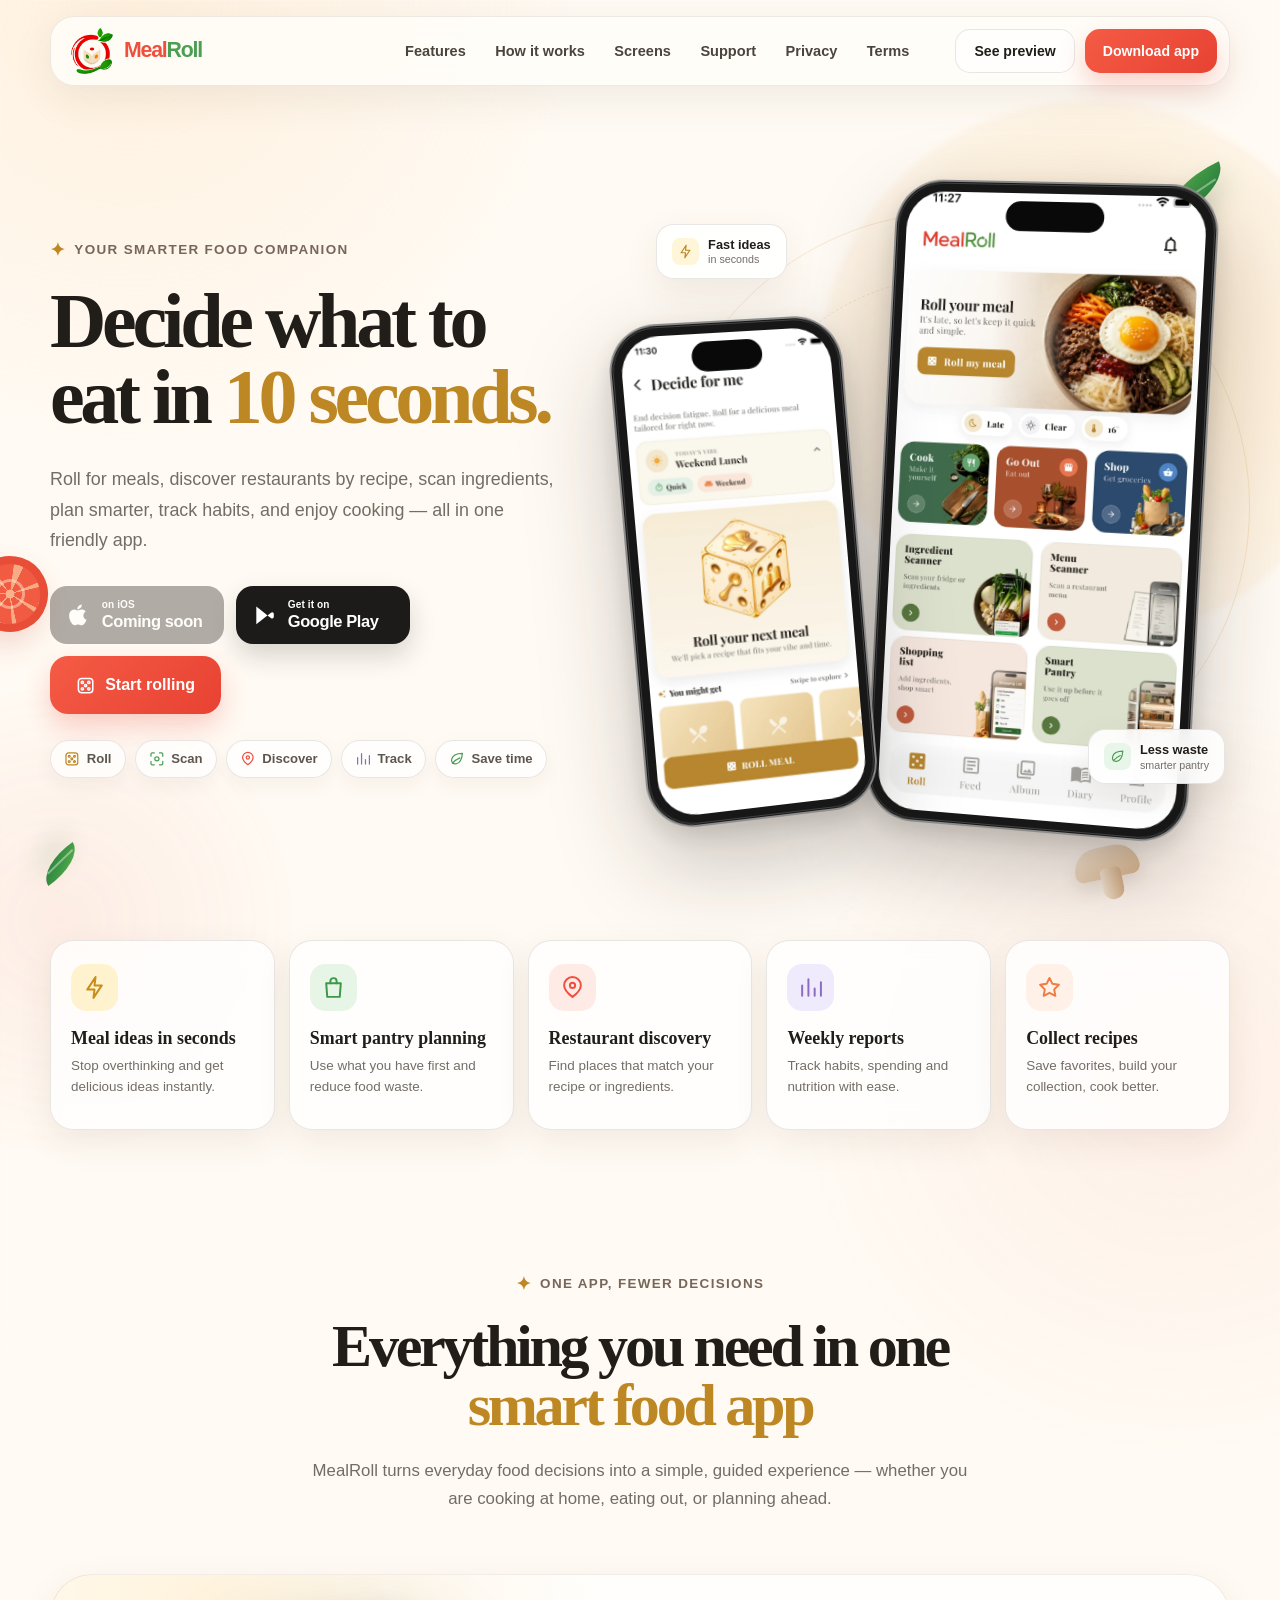
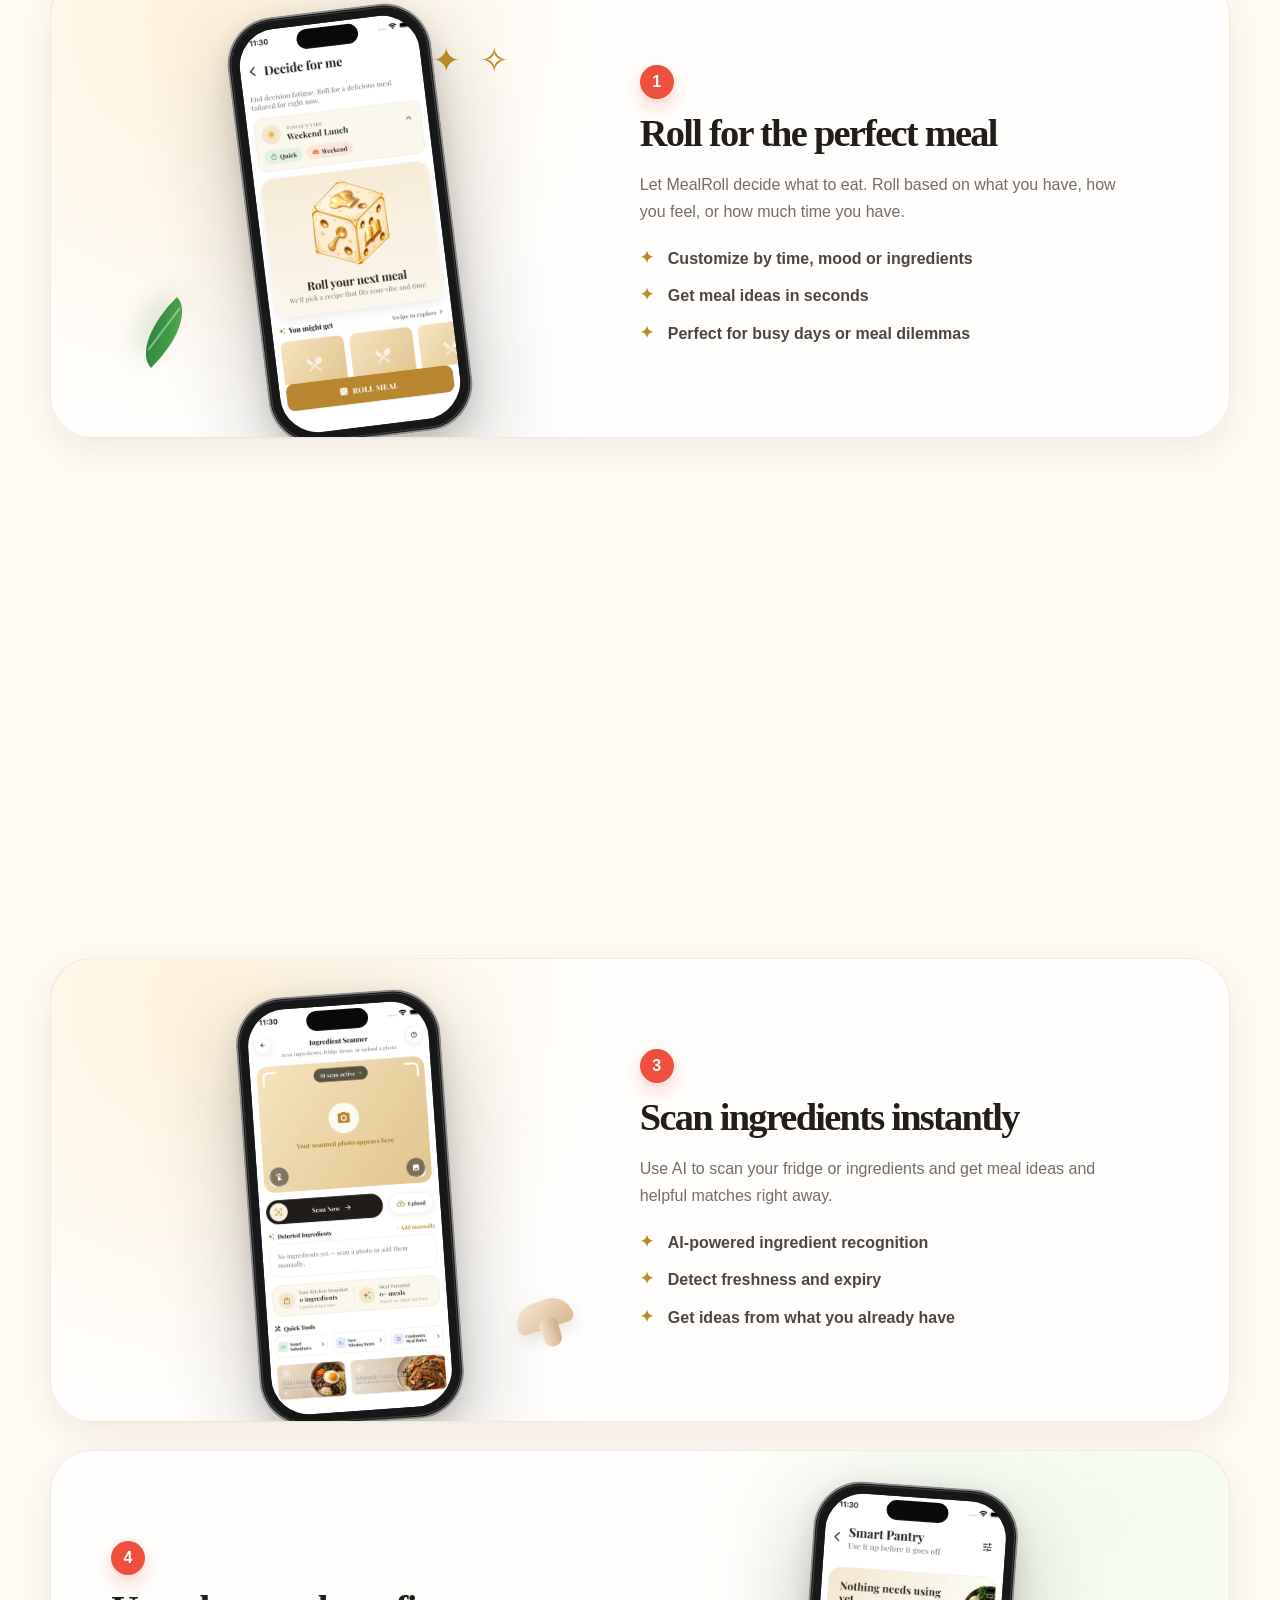
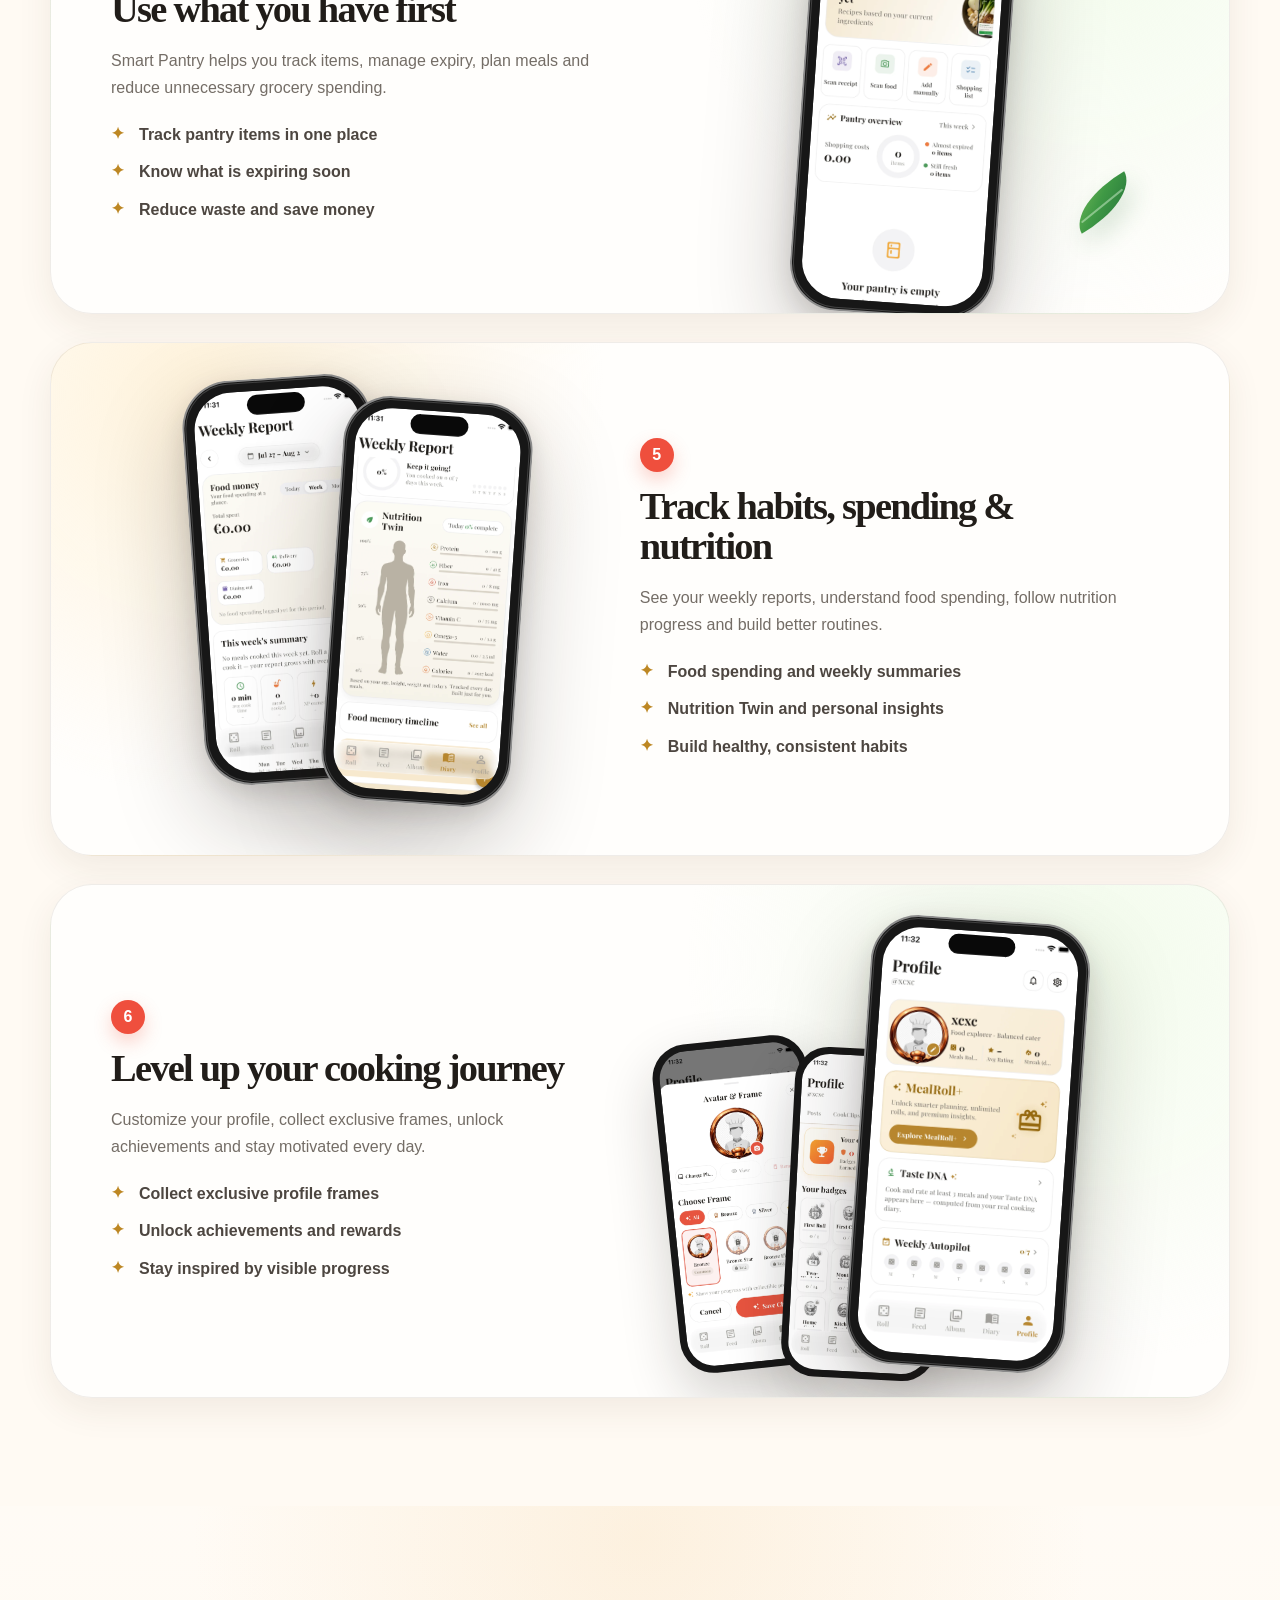
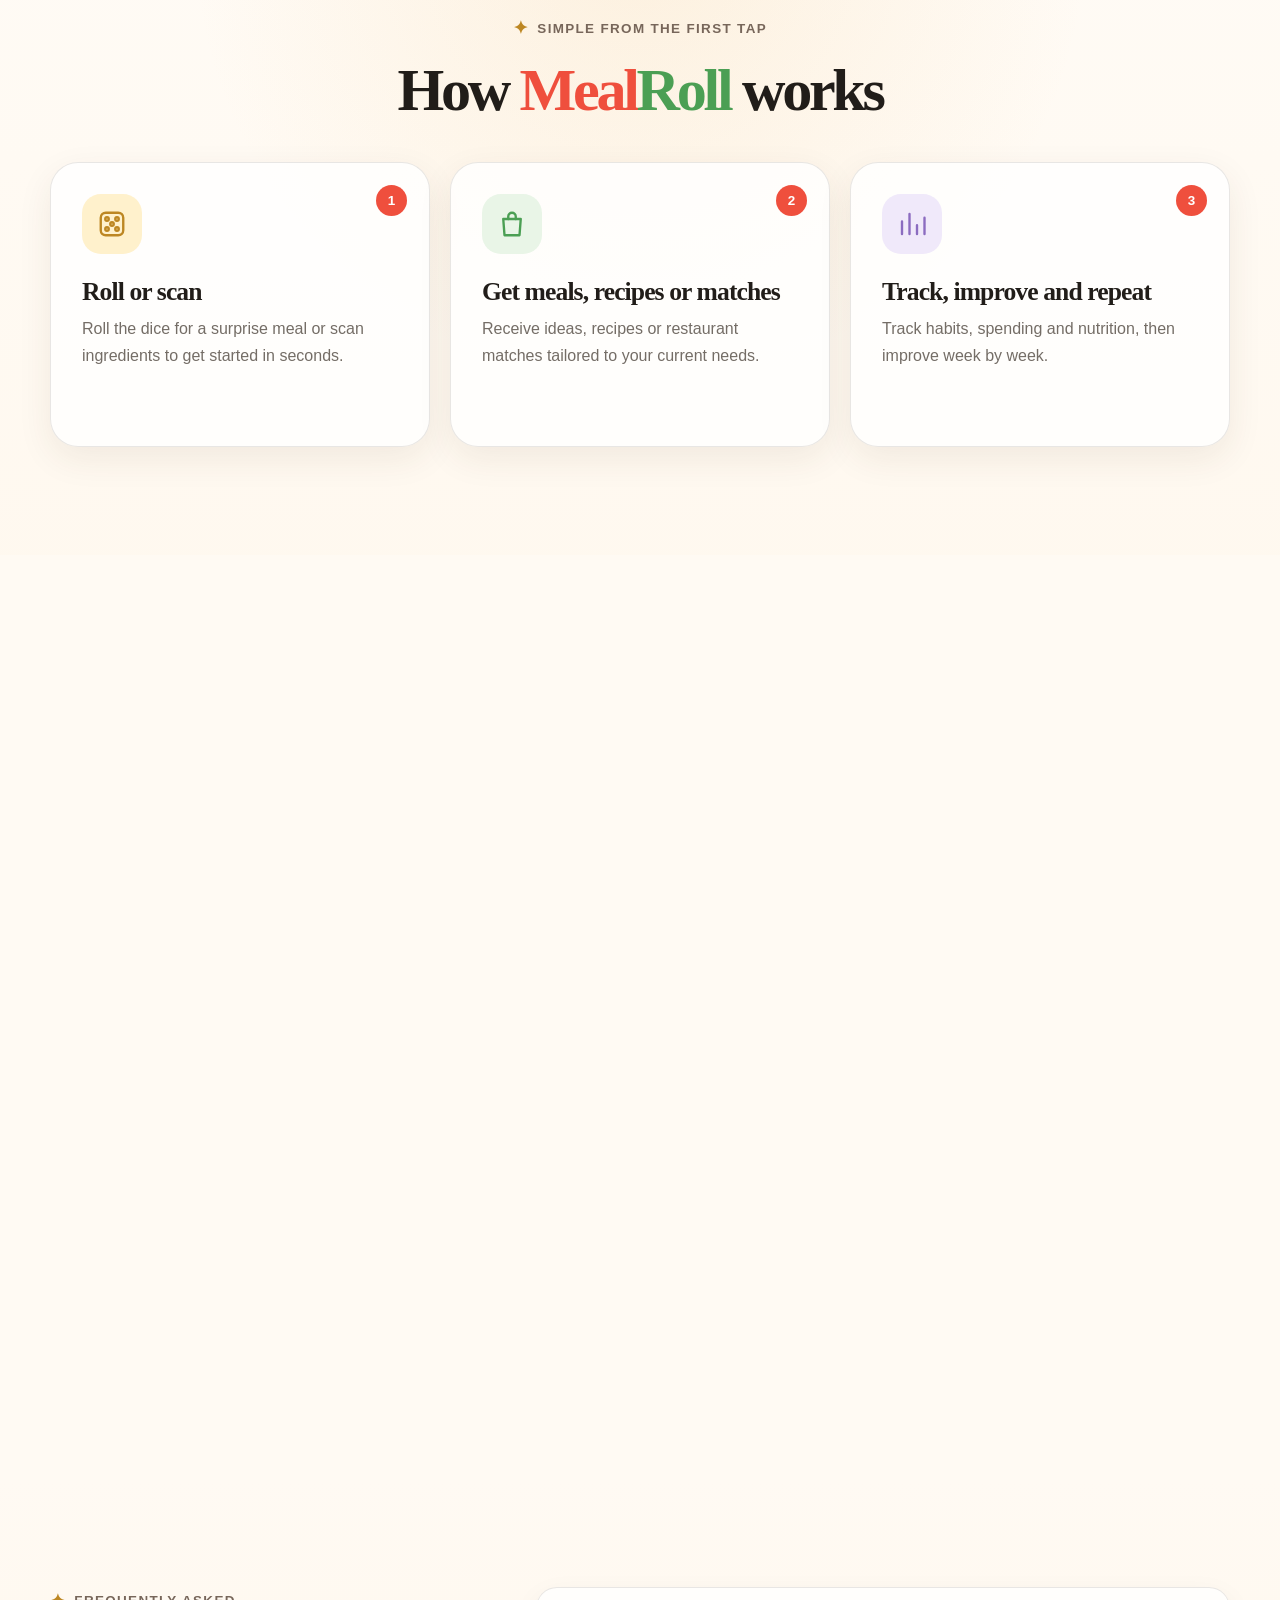
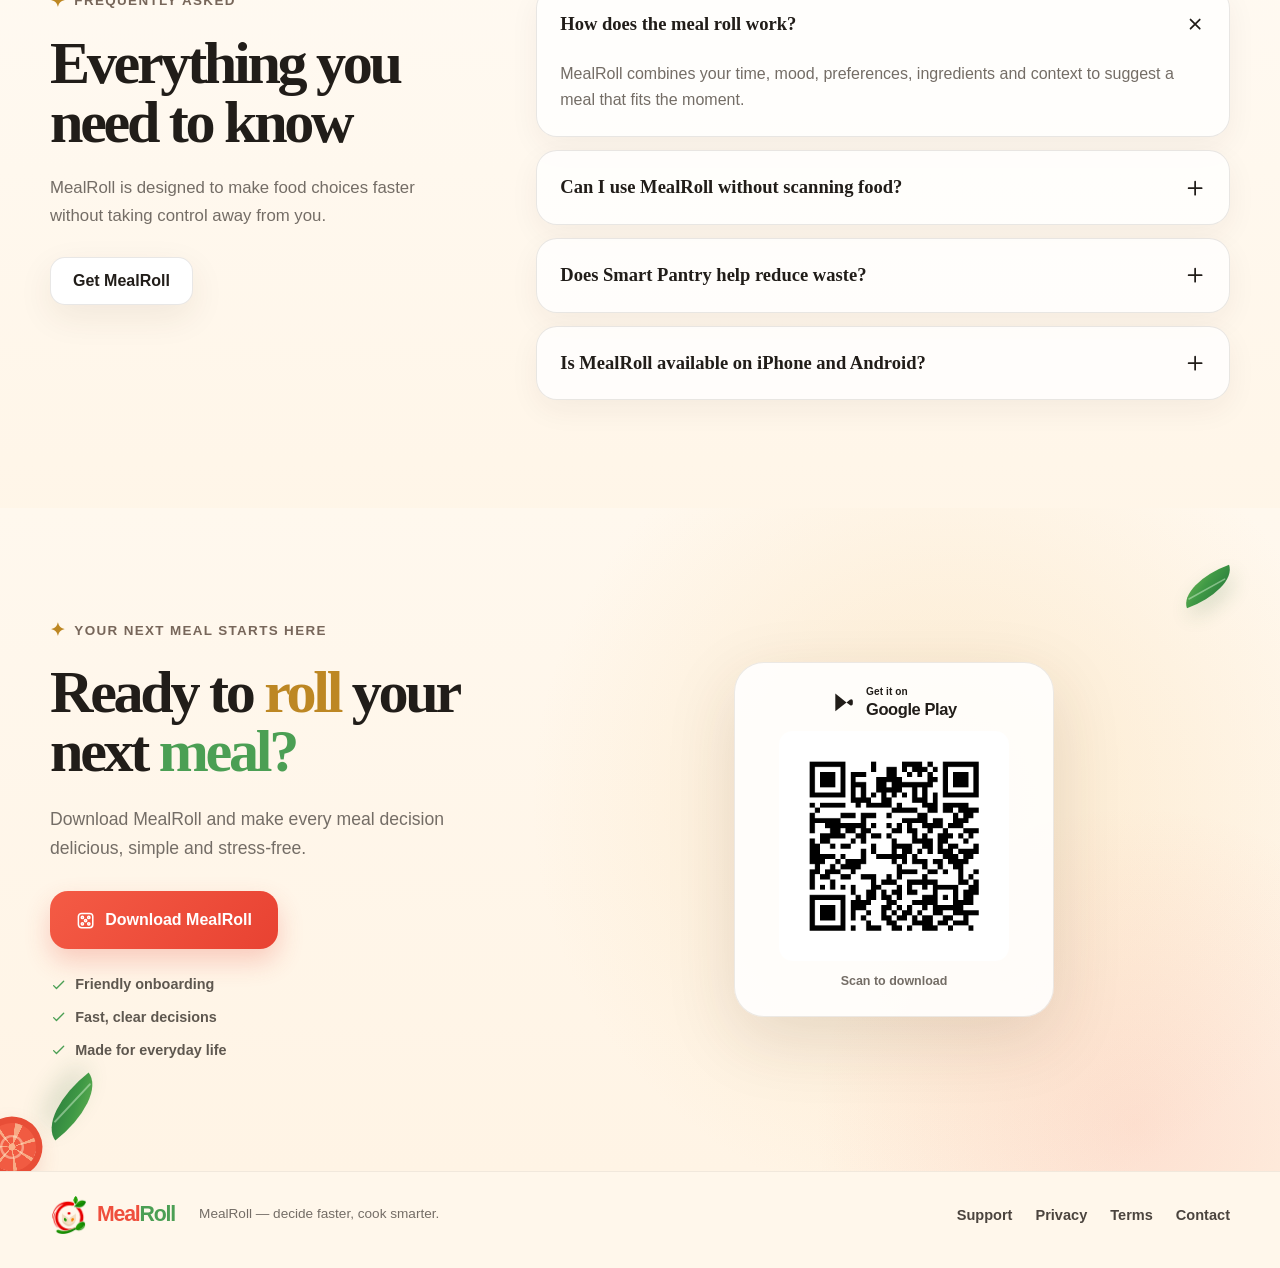
<file: index.html>
<!doctype html>
<html lang="en">
<head>
  <meta charset="utf-8" />
  <meta name="viewport" content="width=device-width, initial-scale=1" />
  <meta name="theme-color" content="#fffaf3" />
  <meta name="description" content="MealRoll helps you decide what to eat, scan ingredients, discover restaurants by recipe, manage your pantry and build better cooking habits." />
  <meta property="og:title" content="MealRoll — Decide what to eat in 10 seconds" />
  <meta property="og:description" content="Roll, scan, discover, plan and track — all in one smart food app." />
  <meta property="og:type" content="website" />
  <meta property="og:image" content="assets/screens/home.webp" />
  <title>MealRoll — Decide what to eat in 10 seconds</title>
  <link rel="canonical" href="https://avalongamestudios.com/" />
  <link rel="icon" href="favicon.png" />
  <link rel="stylesheet" href="css/styles.css" />
  <script src="js/config.js" defer></script>
  <script src="js/main.js" defer></script>
</head>
<body>
  <svg class="svg-sprite" aria-hidden="true" focusable="false">
    <symbol id="i-arrow" viewBox="0 0 24 24"><path d="M5 12h14M13 6l6 6-6 6"/></symbol>
    <symbol id="i-apple" viewBox="0 0 24 24"><path d="M16.8 12.4c0-2.7 2.2-4 2.3-4.1-1.2-1.8-3.1-2-3.8-2-1.6-.2-3.1.9-3.9.9-.8 0-2-.9-3.3-.9-1.7 0-3.3 1-4.2 2.5-1.8 3.1-.5 7.7 1.3 10.2.9 1.2 1.9 2.6 3.3 2.5 1.3-.1 1.8-.8 3.4-.8s2 .8 3.4.8c1.4 0 2.3-1.3 3.1-2.5 1-1.4 1.4-2.8 1.4-2.9-.1 0-3-.9-3-3.7Z"/><path d="M14.2 4.7c.7-.9 1.2-2.1 1.1-3.3-1.1.1-2.4.7-3.2 1.6-.7.8-1.3 2-1.1 3.2 1.2.1 2.4-.6 3.2-1.5Z"/></symbol>
    <symbol id="i-play" viewBox="0 0 24 24"><path d="M4.2 3.5 15 12 4.2 20.5V3.5Z"/><path d="m15 12 3.3-2.5c1.5-1.1 2.8-.3 2.8 1.4v2.2c0 1.7-1.3 2.5-2.8 1.4L15 12Z"/></symbol>
    <symbol id="i-dice" viewBox="0 0 24 24"><rect x="3" y="3" width="18" height="18" rx="4"/><circle cx="8" cy="8" r="1.4"/><circle cx="16" cy="8" r="1.4"/><circle cx="12" cy="12" r="1.4"/><circle cx="8" cy="16" r="1.4"/><circle cx="16" cy="16" r="1.4"/></symbol>
    <symbol id="i-scan" viewBox="0 0 24 24"><path d="M8 3H5a2 2 0 0 0-2 2v3M16 3h3a2 2 0 0 1 2 2v3M8 21H5a2 2 0 0 1-2-2v-3M16 21h3a2 2 0 0 0 2-2v-3"/><circle cx="12" cy="12" r="3.2"/></symbol>
    <symbol id="i-pin" viewBox="0 0 24 24"><path d="M20 10c0 5-8 11-8 11S4 15 4 10a8 8 0 1 1 16 0Z"/><circle cx="12" cy="10" r="2.5"/></symbol>
    <symbol id="i-chart" viewBox="0 0 24 24"><path d="M4 20V10M10 20V4M16 20v-7M22 20V7"/></symbol>
    <symbol id="i-leaf" viewBox="0 0 24 24"><path d="M20.5 3.5C12 3.6 5.8 6.7 4.2 12.1c-1.4 4.7 2 8.2 6.3 7.6 5.7-.8 9.3-7.6 10-16.2Z"/><path d="M5.2 18.8c2.4-3.2 6.2-6 11.3-8.3"/></symbol>
    <symbol id="i-bolt" viewBox="0 0 24 24"><path d="m13 2-8 12h7l-1 8 8-12h-7l1-8Z"/></symbol>
    <symbol id="i-bag" viewBox="0 0 24 24"><path d="M5 8h14l-1 13H6L5 8Z"/><path d="M9 8V6a3 3 0 0 1 6 0v2"/></symbol>
    <symbol id="i-star" viewBox="0 0 24 24"><path d="m12 2.8 2.8 5.7 6.2.9-4.5 4.4 1.1 6.2-5.6-2.9L6.4 20l1.1-6.2L3 9.4l6.2-.9L12 2.8Z"/></symbol>
    <symbol id="i-camera" viewBox="0 0 24 24"><path d="M4 7h4l1.4-2h5.2L16 7h4v13H4V7Z"/><circle cx="12" cy="13" r="4"/></symbol>
    <symbol id="i-clock" viewBox="0 0 24 24"><circle cx="12" cy="12" r="9"/><path d="M12 7v5l3 2"/></symbol>
    <symbol id="i-check" viewBox="0 0 24 24"><path d="m5 12 4 4L19 6"/></symbol>
    <symbol id="i-book" viewBox="0 0 24 24"><path d="M4 4h6a3 3 0 0 1 3 3v13a3 3 0 0 0-3-3H4V4ZM20 4h-6a3 3 0 0 0-3 3v13a3 3 0 0 1 3-3h6V4Z"/></symbol>
    <symbol id="i-user" viewBox="0 0 24 24"><circle cx="12" cy="8" r="4"/><path d="M4 21a8 8 0 0 1 16 0"/></symbol>
    <symbol id="i-chevron" viewBox="0 0 24 24"><path d="m9 6 6 6-6 6"/></symbol>
    <symbol id="i-menu" viewBox="0 0 24 24"><path d="M4 7h16M4 12h16M4 17h16"/></symbol>
    <symbol id="i-close" viewBox="0 0 24 24"><path d="m6 6 12 12M18 6 6 18"/></symbol>
    <symbol id="i-plus" viewBox="0 0 24 24"><path d="M12 5v14M5 12h14"/></symbol>
  </svg>

  <header class="site-header" data-header>
    <div class="container nav-shell">
      <a class="brand" href="#top" aria-label="MealRoll home">
        <img src="assets/brand/mealroll-mark.png" alt="" width="46" height="46" />
        <span class="brand-name"><span>Meal</span><span>Roll</span></span>
      </a>

      <nav class="desktop-nav" aria-label="Primary navigation">
        <a href="#features">Features</a>
        <a href="#how">How it works</a>
        <a href="#screens">Screens</a>
        <a href="/support">Support</a>
        <a href="/privacy">Privacy</a>
        <a href="/terms">Terms</a>
      </nav>

      <div class="nav-actions">
        <a class="button button-ghost button-sm" href="#screens">See preview</a>
        <a class="button button-primary button-sm store-link" data-store="smart" href="#download">Download app</a>
      </div>

      <button class="menu-button" type="button" aria-label="Open menu" aria-expanded="false" data-menu-button>
        <svg class="icon"><use href="#i-menu"/></svg>
      </button>
    </div>

    <div class="mobile-panel" data-mobile-panel>
      <nav aria-label="Mobile navigation">
        <a href="#features">Features</a>
        <a href="#how">How it works</a>
        <a href="#screens">Screens</a>
        <a href="/support">Support</a>
        <a href="/privacy">Privacy</a>
        <a href="/terms">Terms</a>
      </nav>
      <a class="button button-primary store-link" data-store="smart" href="#download">Download app</a>
    </div>
  </header>

  <main id="top">
    <section class="hero section-pad">
      <div class="hero-glow hero-glow-one"></div>
      <div class="hero-glow hero-glow-two"></div>
      <div class="food-decor leaf leaf-a"></div>
      <div class="food-decor leaf leaf-b"></div>
      <div class="food-decor tomato tomato-a"></div>
      <div class="food-decor mushroom mushroom-a"><span></span></div>

      <div class="container hero-grid">
        <div class="hero-copy reveal">
          <div class="eyebrow"><span class="sparkle">✦</span> Your smarter food companion</div>
          <h1>Decide what to eat in <em>10 seconds.</em></h1>
          <p class="hero-lead">Roll for meals, discover restaurants by recipe, scan ingredients, plan smarter, track habits, and enjoy cooking — all in one friendly app.</p>

          <div class="hero-actions">
            <a class="store-badge store-link is-unavailable" data-store="appStore" aria-disabled="true">
              <svg class="store-icon"><use href="#i-apple"/></svg>
              <span><small>on iOS</small><strong>Coming soon</strong></span>
            </a>
            <a class="store-badge store-link" data-store="googlePlay" href="https://play.google.com/store/apps/details?id=com.mealroll.app" target="_blank" rel="noopener">
              <svg class="store-icon"><use href="#i-play"/></svg>
              <span><small>Get it on</small><strong>Google Play</strong></span>
            </a>
            <a class="button button-primary button-large" href="#features">
              <svg class="icon"><use href="#i-dice"/></svg>
              Start rolling
            </a>
          </div>

          <div class="feature-chips" aria-label="Key capabilities">
            <span><svg class="icon"><use href="#i-dice"/></svg>Roll</span>
            <span><svg class="icon"><use href="#i-scan"/></svg>Scan</span>
            <span><svg class="icon"><use href="#i-pin"/></svg>Discover</span>
            <span><svg class="icon"><use href="#i-chart"/></svg>Track</span>
            <span><svg class="icon"><use href="#i-leaf"/></svg>Save time</span>
          </div>
        </div>

        <div class="hero-visual reveal reveal-delay">
          <div class="hero-orbit orbit-one"></div>
          <div class="hero-orbit orbit-two"></div>
          <div class="phone phone-large phone-home">
            <div class="phone-island"></div>
            <img src="assets/screens/home.webp" alt="MealRoll home screen showing meal roll, cooking, restaurant and shopping options" />
          </div>
          <div class="phone phone-small phone-roll">
            <div class="phone-island"></div>
            <img src="assets/screens/roll.webp" alt="MealRoll decide for me screen" />
          </div>
          <div class="floating-note floating-note-one"><svg class="icon"><use href="#i-bolt"/></svg><strong>Fast ideas</strong><span>in seconds</span></div>
          <div class="floating-note floating-note-two"><svg class="icon"><use href="#i-leaf"/></svg><strong>Less waste</strong><span>smarter pantry</span></div>
        </div>
      </div>
    </section>

    <section class="benefit-strip">
      <div class="container benefit-grid">
        <article class="benefit-card reveal">
          <span class="benefit-icon icon-yellow"><svg class="icon"><use href="#i-bolt"/></svg></span>
          <h3>Meal ideas in seconds</h3>
          <p>Stop overthinking and get delicious ideas instantly.</p>
        </article>
        <article class="benefit-card reveal">
          <span class="benefit-icon icon-green"><svg class="icon"><use href="#i-bag"/></svg></span>
          <h3>Smart pantry planning</h3>
          <p>Use what you have first and reduce food waste.</p>
        </article>
        <article class="benefit-card reveal">
          <span class="benefit-icon icon-red"><svg class="icon"><use href="#i-pin"/></svg></span>
          <h3>Restaurant discovery</h3>
          <p>Find places that match your recipe or ingredients.</p>
        </article>
        <article class="benefit-card reveal">
          <span class="benefit-icon icon-purple"><svg class="icon"><use href="#i-chart"/></svg></span>
          <h3>Weekly reports</h3>
          <p>Track habits, spending and nutrition with ease.</p>
        </article>
        <article class="benefit-card reveal">
          <span class="benefit-icon icon-orange"><svg class="icon"><use href="#i-star"/></svg></span>
          <h3>Collect recipes</h3>
          <p>Save favorites, build your collection, cook better.</p>
        </article>
      </div>
    </section>

    <section class="features section-pad" id="features">
      <div class="container">
        <div class="section-heading reveal">
          <span class="eyebrow"><span class="sparkle">✦</span> One app, fewer decisions</span>
          <h2>Everything you need in one <em>smart food app</em></h2>
          <p>MealRoll turns everyday food decisions into a simple, guided experience — whether you are cooking at home, eating out, or planning ahead.</p>
        </div>

        <div class="feature-stack">
          <article class="feature-panel feature-panel-right reveal">
            <div class="feature-visual feature-visual-left">
              <div class="phone phone-feature tilt-left">
                <div class="phone-island"></div>
                <img src="assets/screens/roll.webp" alt="Decide for me screen with a meal rolling dice" loading="lazy" />
              </div>
              <div class="decor-sparkles">✦ ✧</div>
              <div class="food-decor leaf leaf-panel-one"></div>
            </div>
            <div class="feature-copy">
              <div class="feature-number">1</div>
              <h3>Roll for the perfect meal</h3>
              <p>Let MealRoll decide what to eat. Roll based on what you have, how you feel, or how much time you have.</p>
              <ul class="check-list">
                <li>Customize by time, mood or ingredients</li>
                <li>Get meal ideas in seconds</li>
                <li>Perfect for busy days or meal dilemmas</li>
              </ul>
            </div>
          </article>

          <article class="feature-panel feature-panel-left reveal">
            <div class="feature-copy">
              <div class="feature-number">2</div>
              <h3>Find restaurants by recipe</h3>
              <p>Search restaurants by dish, cuisine, ingredients, or your own recipes — then compare the best matches nearby.</p>
              <ul class="check-list">
                <li>Discover top matches near you</li>
                <li>See menus, ratings and details</li>
                <li>Perfect for eating out smarter</li>
              </ul>
            </div>
            <div class="feature-visual feature-visual-right">
              <div class="phone phone-feature tilt-right">
                <div class="phone-island"></div>
                <img src="assets/screens/restaurant.webp" alt="Restaurant search by recipe screen" loading="lazy" />
              </div>
              <div class="food-decor tomato tomato-panel"></div>
            </div>
          </article>

          <article class="feature-panel feature-panel-right reveal">
            <div class="feature-visual feature-visual-left">
              <div class="phone phone-feature tilt-left-small">
                <div class="phone-island"></div>
                <img src="assets/screens/scanner.webp" alt="AI ingredient scanner screen" loading="lazy" />
              </div>
              <div class="food-decor mushroom mushroom-panel"><span></span></div>
            </div>
            <div class="feature-copy">
              <div class="feature-number">3</div>
              <h3>Scan ingredients instantly</h3>
              <p>Use AI to scan your fridge or ingredients and get meal ideas and helpful matches right away.</p>
              <ul class="check-list">
                <li>AI-powered ingredient recognition</li>
                <li>Detect freshness and expiry</li>
                <li>Get ideas from what you already have</li>
              </ul>
            </div>
          </article>

          <article class="feature-panel feature-panel-left reveal">
            <div class="feature-copy">
              <div class="feature-number">4</div>
              <h3>Use what you have first</h3>
              <p>Smart Pantry helps you track items, manage expiry, plan meals and reduce unnecessary grocery spending.</p>
              <ul class="check-list">
                <li>Track pantry items in one place</li>
                <li>Know what is expiring soon</li>
                <li>Reduce waste and save money</li>
              </ul>
            </div>
            <div class="feature-visual feature-visual-right">
              <div class="phone phone-feature tilt-right-small">
                <div class="phone-island"></div>
                <img src="assets/screens/pantry.webp" alt="Smart Pantry screen" loading="lazy" />
              </div>
              <div class="food-decor leaf leaf-panel-two"></div>
            </div>
          </article>

          <article class="feature-panel feature-panel-right feature-panel-wide reveal">
            <div class="feature-visual feature-visual-left feature-duo">
              <div class="phone phone-feature phone-report tilt-left-small">
                <div class="phone-island"></div>
                <img src="assets/screens/report.webp" alt="Weekly food report screen" loading="lazy" />
              </div>
              <div class="phone phone-feature phone-nutrition tilt-right-small">
                <div class="phone-island"></div>
                <img src="assets/screens/nutrition.webp" alt="Personal nutrition twin screen" loading="lazy" />
              </div>
            </div>
            <div class="feature-copy">
              <div class="feature-number">5</div>
              <h3>Track habits, spending &amp; nutrition</h3>
              <p>See your weekly reports, understand food spending, follow nutrition progress and build better routines.</p>
              <ul class="check-list">
                <li>Food spending and weekly summaries</li>
                <li>Nutrition Twin and personal insights</li>
                <li>Build healthy, consistent habits</li>
              </ul>
            </div>
          </article>

          <article class="feature-panel feature-panel-left feature-panel-wide reveal">
            <div class="feature-copy">
              <div class="feature-number">6</div>
              <h3>Level up your cooking journey</h3>
              <p>Customize your profile, collect exclusive frames, unlock achievements and stay motivated every day.</p>
              <ul class="check-list">
                <li>Collect exclusive profile frames</li>
                <li>Unlock achievements and rewards</li>
                <li>Stay inspired by visible progress</li>
              </ul>
            </div>
            <div class="feature-visual feature-visual-right feature-trio">
              <div class="phone phone-feature phone-profile tilt-right-small">
                <div class="phone-island"></div>
                <img src="assets/screens/profile.webp" alt="MealRoll profile screen" loading="lazy" />
              </div>
              <div class="mini-screen mini-screen-one"><img src="assets/screens/avatar.webp" alt="Avatar and frame customization" loading="lazy" /></div>
              <div class="mini-screen mini-screen-two"><img src="assets/screens/achievements.webp" alt="Cooking achievements and badges" loading="lazy" /></div>
            </div>
          </article>
        </div>
      </div>
    </section>

    <section class="how section-pad" id="how">
      <div class="container">
        <div class="section-heading compact reveal">
          <span class="eyebrow"><span class="sparkle">✦</span> Simple from the first tap</span>
          <h2>How <span class="meal">Meal</span><span class="roll">Roll</span> works</h2>
        </div>
        <div class="steps-grid">
          <article class="step-card reveal">
            <span class="step-number">1</span>
            <span class="step-icon"><svg class="icon"><use href="#i-dice"/></svg></span>
            <h3>Roll or scan</h3>
            <p>Roll the dice for a surprise meal or scan ingredients to get started in seconds.</p>
          </article>
          <article class="step-card reveal">
            <span class="step-number">2</span>
            <span class="step-icon step-icon-green"><svg class="icon"><use href="#i-bag"/></svg></span>
            <h3>Get meals, recipes or matches</h3>
            <p>Receive ideas, recipes or restaurant matches tailored to your current needs.</p>
          </article>
          <article class="step-card reveal">
            <span class="step-number">3</span>
            <span class="step-icon step-icon-purple"><svg class="icon"><use href="#i-chart"/></svg></span>
            <h3>Track, improve and repeat</h3>
            <p>Track habits, spending and nutrition, then improve week by week.</p>
          </article>
        </div>
      </div>
    </section>

    <section class="screens section-pad" id="screens">
      <div class="container">
        <div class="section-heading compact reveal">
          <span class="eyebrow"><span class="sparkle">✦</span> Designed to feel effortless</span>
          <h2>Explore <span class="meal">Meal</span><span class="roll">Roll</span></h2>
          <p>Swipe through the core experiences that make everyday food choices easier.</p>
        </div>

        <div class="screen-carousel-wrap reveal">
          <button class="carousel-button carousel-prev" type="button" aria-label="Previous screens" data-carousel-prev>
            <svg class="icon carousel-prev-icon"><use href="#i-chevron"/></svg>
          </button>
          <div class="screen-carousel" data-carousel>
            <article class="screen-card screen-gold">
              <div class="screen-phone"><img src="assets/screens/home.webp" alt="MealRoll home screen" loading="lazy" /></div>
              <h3>Roll</h3>
              <p>Your personalized food command center.</p>
            </article>
            <article class="screen-card screen-red">
              <div class="screen-phone"><img src="assets/screens/restaurant.webp" alt="Restaurant Search screen" loading="lazy" /></div>
              <h3>Restaurant Search</h3>
              <p>Find restaurants that match a dish or recipe.</p>
            </article>
            <article class="screen-card screen-orange">
              <div class="screen-phone"><img src="assets/screens/scanner.webp" alt="Ingredient Scanner screen" loading="lazy" /></div>
              <h3>Ingredient Scanner</h3>
              <p>Turn a fridge photo into useful meal ideas.</p>
            </article>
            <article class="screen-card screen-green">
              <div class="screen-phone"><img src="assets/screens/pantry.webp" alt="Smart Pantry screen" loading="lazy" /></div>
              <h3>Smart Pantry</h3>
              <p>Use ingredients before they go to waste.</p>
            </article>
            <article class="screen-card screen-purple">
              <div class="screen-phone"><img src="assets/screens/report.webp" alt="Weekly Report screen" loading="lazy" /></div>
              <h3>Weekly Report</h3>
              <p>Understand spending and cooking habits.</p>
            </article>
            <article class="screen-card screen-gold">
              <div class="screen-phone"><img src="assets/screens/profile.webp" alt="MealRoll Profile screen" loading="lazy" /></div>
              <h3>Profile</h3>
              <p>See your identity, progress and rewards.</p>
            </article>
          </div>
          <button class="carousel-button carousel-next" type="button" aria-label="Next screens" data-carousel-next>
            <svg class="icon"><use href="#i-chevron"/></svg>
          </button>
        </div>
      </div>
    </section>

    <section class="faq section-pad" id="faq">
      <div class="container faq-grid">
        <div class="faq-copy reveal">
          <span class="eyebrow"><span class="sparkle">✦</span> Frequently asked</span>
          <h2>Everything you need to know</h2>
          <p>MealRoll is designed to make food choices faster without taking control away from you.</p>
          <a class="button button-secondary" href="#download">Get MealRoll</a>
        </div>
        <div class="faq-list reveal">
          <details open>
            <summary>How does the meal roll work?<svg class="icon"><use href="#i-plus"/></svg></summary>
            <p>MealRoll combines your time, mood, preferences, ingredients and context to suggest a meal that fits the moment.</p>
          </details>
          <details>
            <summary>Can I use MealRoll without scanning food?<svg class="icon"><use href="#i-plus"/></svg></summary>
            <p>Yes. Scanning is optional. You can roll immediately, add ingredients manually, browse recipes or search restaurants.</p>
          </details>
          <details>
            <summary>Does Smart Pantry help reduce waste?<svg class="icon"><use href="#i-plus"/></svg></summary>
            <p>Smart Pantry helps you remember what you have, highlight items that need using and plan meals around them first.</p>
          </details>
          <details>
            <summary>Is MealRoll available on iPhone and Android?<svg class="icon"><use href="#i-plus"/></svg></summary>
            <p>Yes — MealRoll runs on both iPhone and Android. Use the download buttons above to get it from the App Store or Google Play.</p>
          </details>
        </div>
      </div>
    </section>

    <section class="download section-pad" id="download">
      <div class="download-glow"></div>
      <div class="food-decor leaf leaf-download-one"></div>
      <div class="food-decor leaf leaf-download-two"></div>
      <div class="food-decor tomato tomato-download"></div>
      <div class="container download-grid">
        <div class="download-copy reveal">
          <span class="eyebrow"><span class="sparkle">✦</span> Your next meal starts here</span>
          <h2>Ready to <em>roll</em> your next <span>meal?</span></h2>
          <p>Download MealRoll and make every meal decision delicious, simple and stress-free.</p>
          <a class="button button-primary button-large store-link" data-store="smart" href="https://play.google.com/store/apps/details?id=com.mealroll.app" target="_blank" rel="noopener">
            <svg class="icon"><use href="#i-dice"/></svg>
            Download MealRoll
          </a>
          <div class="download-trust">
            <span><svg class="icon"><use href="#i-check"/></svg>Friendly onboarding</span>
            <span><svg class="icon"><use href="#i-check"/></svg>Fast, clear decisions</span>
            <span><svg class="icon"><use href="#i-check"/></svg>Made for everyday life</span>
          </div>
        </div>

        <div class="qr-grid reveal reveal-delay">
          <a class="qr-card store-link" data-store="appStore" aria-disabled="true" hidden>
            <div class="qr-store-heading">
              <svg class="store-icon"><use href="#i-apple"/></svg>
              <span><small>Download on the</small><strong>App Store</strong></span>
            </div>
            <img src="assets/qr/appstore.png" alt="QR code for the Apple App Store" width="300" height="300" />
            <span class="qr-caption">Scan to download</span>
          </a>
          <a class="qr-card store-link" data-store="googlePlay" href="https://play.google.com/store/apps/details?id=com.mealroll.app" target="_blank" rel="noopener">
            <div class="qr-store-heading">
              <svg class="store-icon"><use href="#i-play"/></svg>
              <span><small>Get it on</small><strong>Google Play</strong></span>
            </div>
            <img src="assets/qr/googleplay.png" alt="QR code for Google Play" width="300" height="300" />
            <span class="qr-caption">Scan to download</span>
          </a>
        </div>
      </div>
    </section>
  </main>

  <footer class="site-footer">
    <div class="container footer-grid">
      <a class="brand" href="#top" aria-label="MealRoll home">
        <img src="assets/brand/mealroll-mark.png" alt="" width="42" height="42" />
        <span class="brand-name"><span>Meal</span><span>Roll</span></span>
      </a>
      <p>MealRoll — decide faster, cook smarter.</p>
      <nav aria-label="Footer navigation">
        <a href="/support">Support</a>
        <a href="/privacy">Privacy</a>
        <a href="/terms">Terms</a>
        <a href="mailto:support@avalongamestudios.com">Contact</a>
      </nav>
    </div>
  </footer>
</body>
</html>
</file>
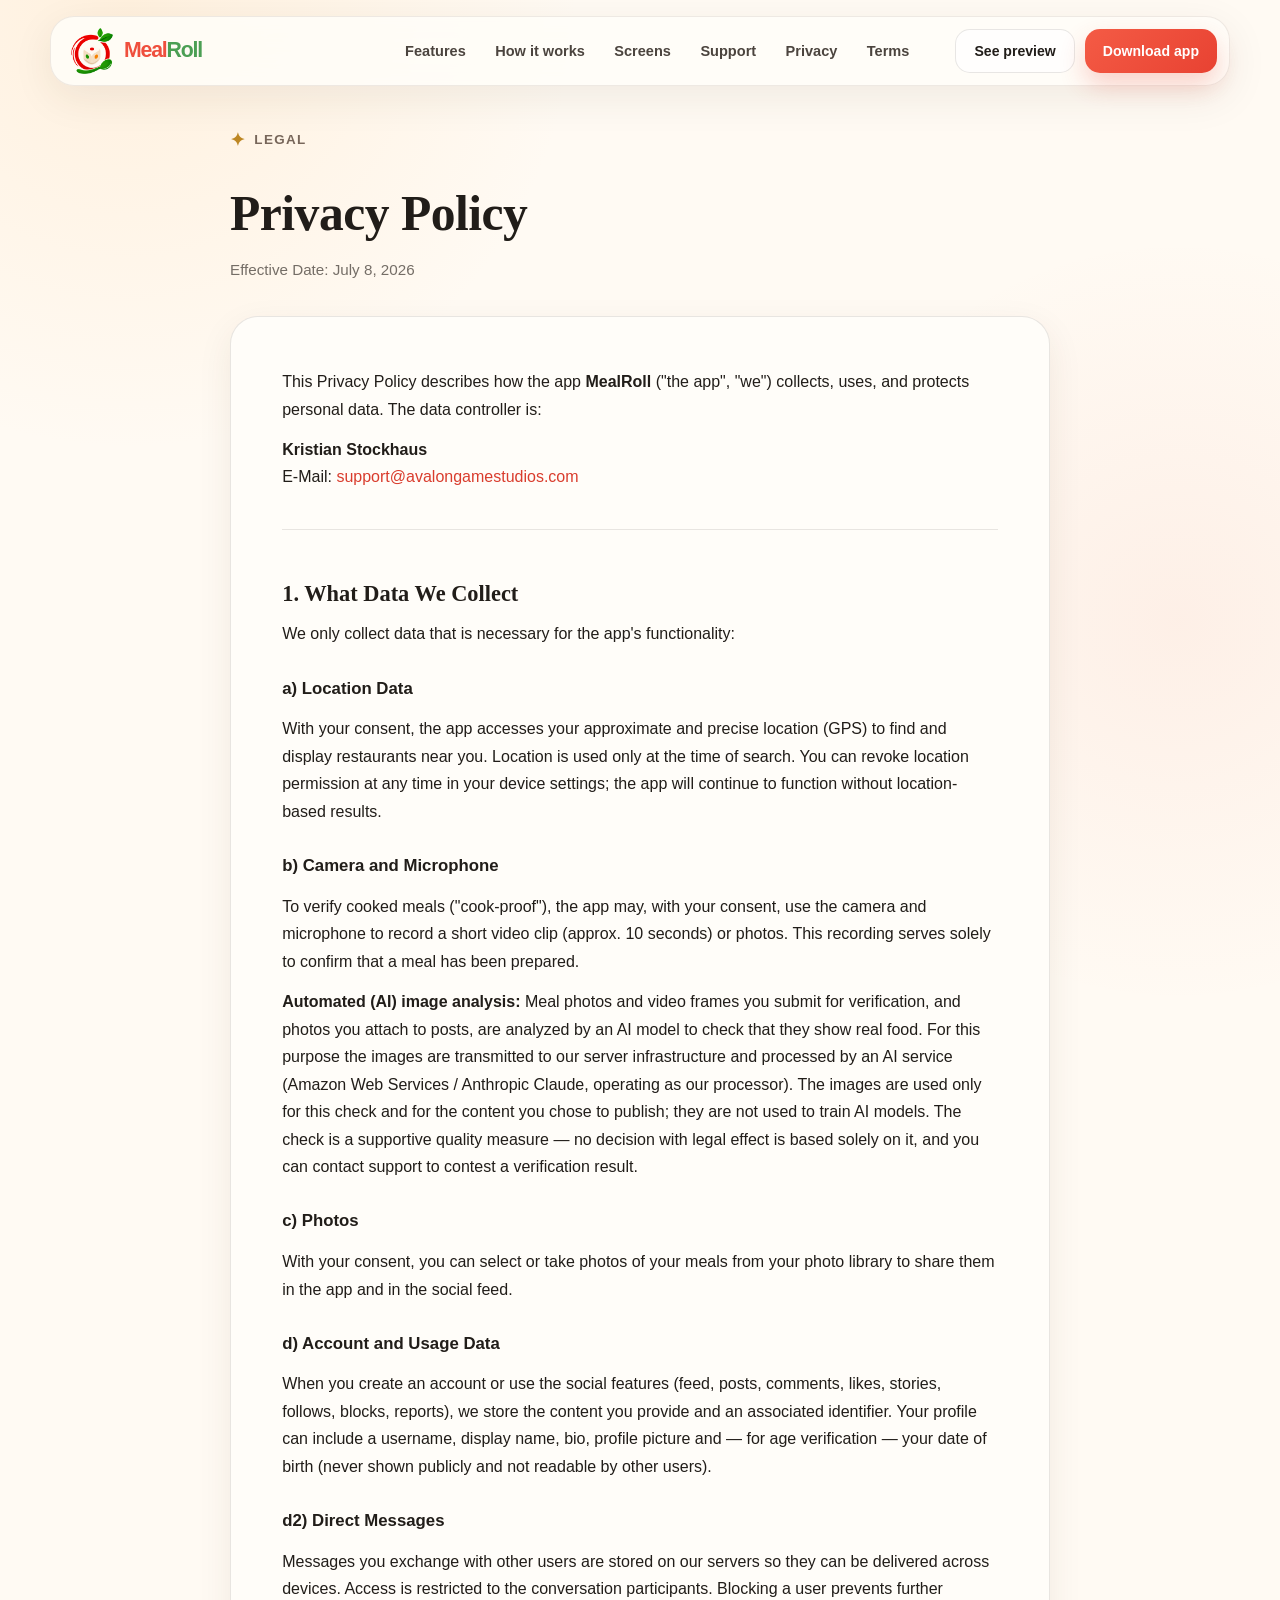
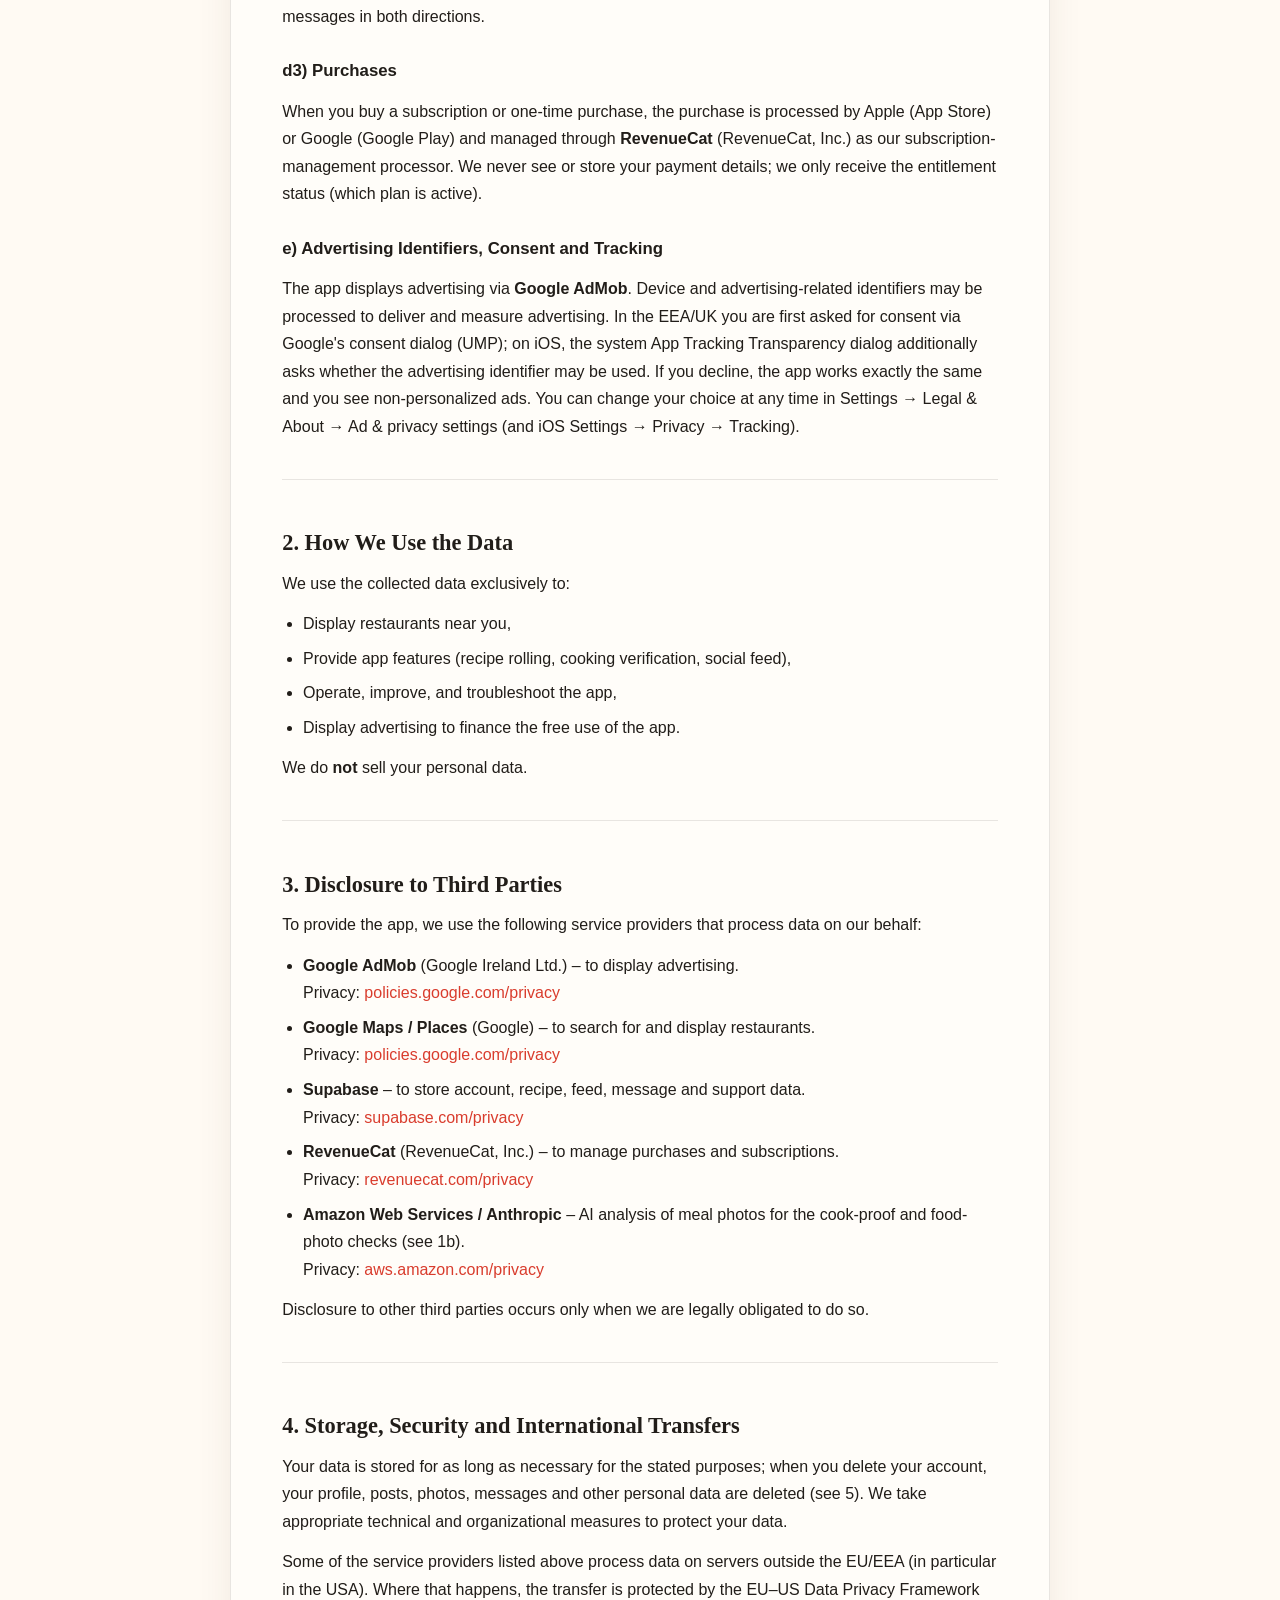
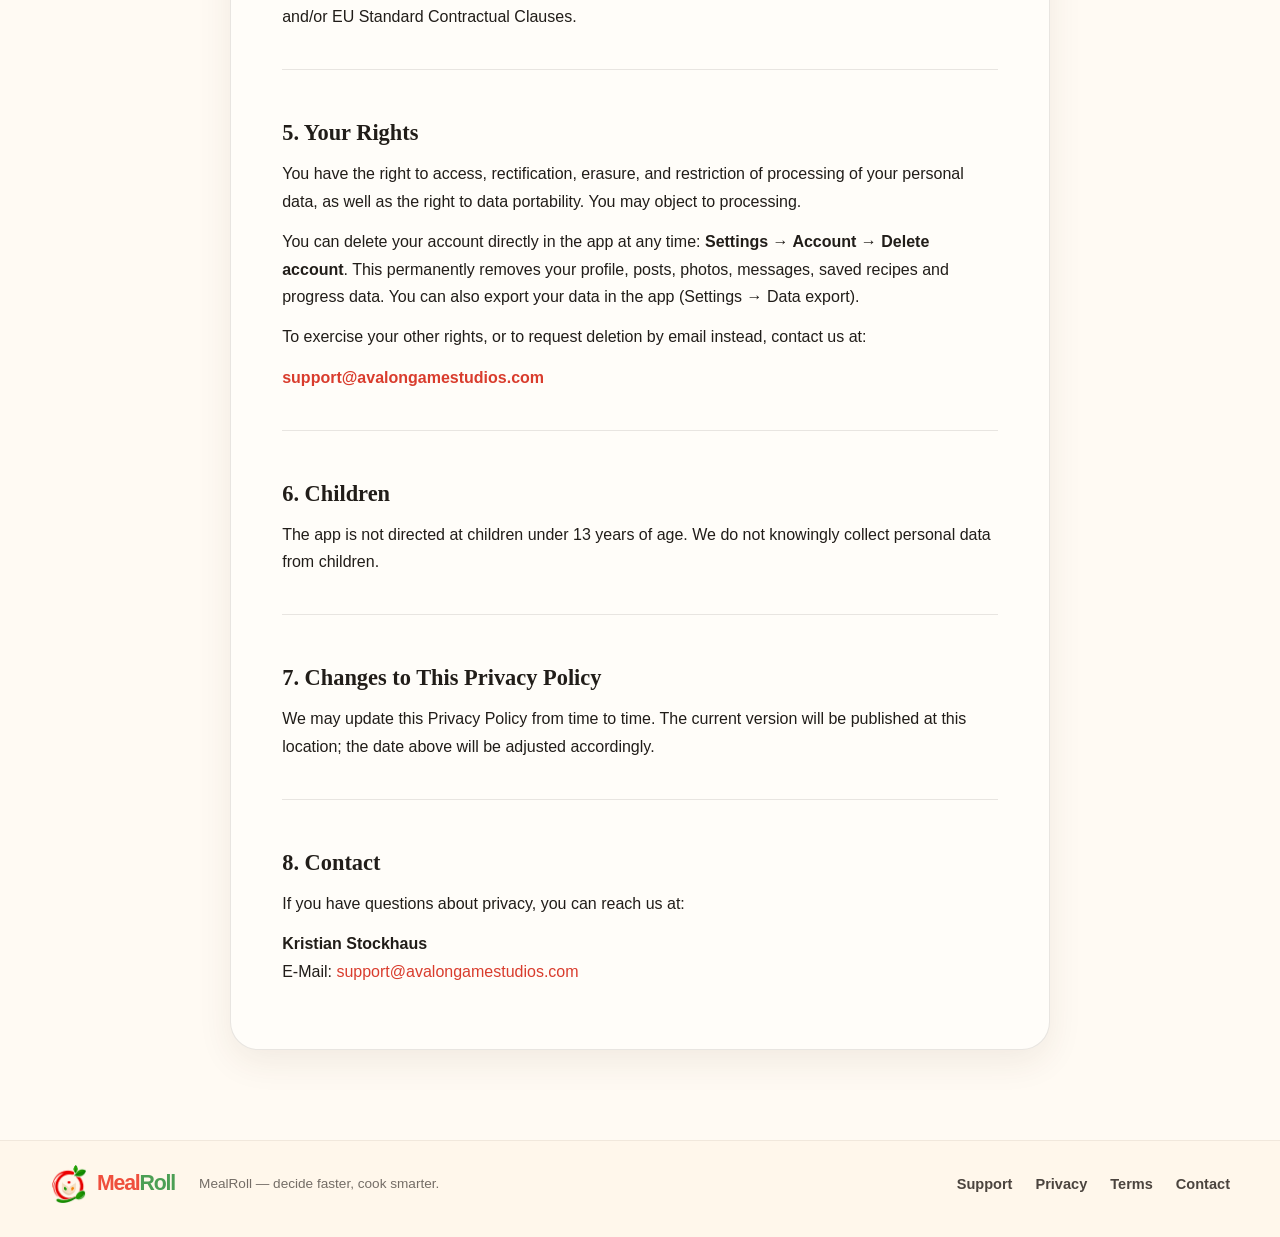
<file: privacy.html>
<!doctype html>
<html lang="en">
<head>
  <meta charset="utf-8" />
  <meta name="viewport" content="width=device-width, initial-scale=1" />
  <meta name="theme-color" content="#fffaf3" />
  <meta name="description" content="Privacy Policy for the MealRoll app — what data we collect, how it is used, which processors are involved, and your rights." />
  <title>Privacy Policy — MealRoll</title>
  <link rel="canonical" href="https://avalongamestudios.com/privacy" />
  <link rel="icon" href="favicon.png" />
  <link rel="stylesheet" href="css/styles.css" />
  <link rel="stylesheet" href="css/pages.css" />
</head>
<body>
  <svg class="svg-sprite" aria-hidden="true" focusable="false">
    <symbol id="i-menu" viewBox="0 0 24 24"><path d="M4 7h16M4 12h16M4 17h16"/></symbol>
    <symbol id="i-close" viewBox="0 0 24 24"><path d="m6 6 12 12M18 6 6 18"/></symbol>
  </svg>

  <header class="site-header" data-header>
    <div class="container nav-shell">
      <a class="brand" href="/" aria-label="MealRoll home">
        <img src="assets/brand/mealroll-mark.png" alt="" width="46" height="46" />
        <span class="brand-name"><span>Meal</span><span>Roll</span></span>
      </a>

      <nav class="desktop-nav" aria-label="Primary navigation">
        <a href="/#features">Features</a>
        <a href="/#how">How it works</a>
        <a href="/#screens">Screens</a>
        <a href="/support">Support</a>
        <a href="/privacy">Privacy</a>
        <a href="/terms">Terms</a>
      </nav>

      <div class="nav-actions">
        <a class="button button-ghost button-sm" href="/#screens">See preview</a>
        <a class="button button-primary button-sm store-link" data-store="smart" href="/#download">Download app</a>
      </div>

      <button class="menu-button" type="button" aria-label="Open menu" aria-expanded="false" data-menu-button>
        <svg class="icon"><use href="#i-menu"/></svg>
      </button>
    </div>

    <div class="mobile-panel" data-mobile-panel>
      <nav aria-label="Mobile navigation">
        <a href="/#features">Features</a>
        <a href="/#how">How it works</a>
        <a href="/#screens">Screens</a>
        <a href="/support">Support</a>
        <a href="/privacy">Privacy</a>
        <a href="/terms">Terms</a>
      </nav>
      <a class="button button-primary store-link" data-store="smart" href="/#download">Download app</a>
    </div>
  </header>

  <main class="doc">
    <div class="doc-shell">
      <div class="doc-header">
        <span class="eyebrow"><span class="sparkle">✦</span> Legal</span>
        <h1>Privacy Policy</h1>
        <p class="doc-meta">Effective Date: July 8, 2026</p>
      </div>

      <div class="doc-body">
        <p>This Privacy Policy describes how the app <strong>MealRoll</strong> ("the app", "we") collects, uses, and protects personal data. The data controller is:</p>
        <p><strong>Kristian Stockhaus</strong><br>E-Mail: <a href="mailto:support@avalongamestudios.com">support@avalongamestudios.com</a></p>

        <hr>
        <h2>1. What Data We Collect</h2>
        <p>We only collect data that is necessary for the app's functionality:</p>

        <h3>a) Location Data</h3>
        <p>With your consent, the app accesses your approximate and precise location (GPS) to find and display restaurants near you. Location is used only at the time of search. You can revoke location permission at any time in your device settings; the app will continue to function without location-based results.</p>

        <h3>b) Camera and Microphone</h3>
        <p>To verify cooked meals ("cook-proof"), the app may, with your consent, use the camera and microphone to record a short video clip (approx. 10 seconds) or photos. This recording serves solely to confirm that a meal has been prepared.</p>
        <p><strong>Automated (AI) image analysis:</strong> Meal photos and video frames you submit for verification, and photos you attach to posts, are analyzed by an AI model to check that they show real food. For this purpose the images are transmitted to our server infrastructure and processed by an AI service (Amazon Web Services / Anthropic Claude, operating as our processor). The images are used only for this check and for the content you chose to publish; they are not used to train AI models. The check is a supportive quality measure — no decision with legal effect is based solely on it, and you can contact support to contest a verification result.</p>

        <h3>c) Photos</h3>
        <p>With your consent, you can select or take photos of your meals from your photo library to share them in the app and in the social feed.</p>

        <h3>d) Account and Usage Data</h3>
        <p>When you create an account or use the social features (feed, posts, comments, likes, stories, follows, blocks, reports), we store the content you provide and an associated identifier. Your profile can include a username, display name, bio, profile picture and — for age verification — your date of birth (never shown publicly and not readable by other users).</p>

        <h3>d2) Direct Messages</h3>
        <p>Messages you exchange with other users are stored on our servers so they can be delivered across devices. Access is restricted to the conversation participants. Blocking a user prevents further messages in both directions.</p>

        <h3>d3) Purchases</h3>
        <p>When you buy a subscription or one-time purchase, the purchase is processed by Apple (App Store) or Google (Google Play) and managed through <strong>RevenueCat</strong> (RevenueCat, Inc.) as our subscription-management processor. We never see or store your payment details; we only receive the entitlement status (which plan is active).</p>

        <h3>e) Advertising Identifiers, Consent and Tracking</h3>
        <p>The app displays advertising via <strong>Google AdMob</strong>. Device and advertising-related identifiers may be processed to deliver and measure advertising. In the EEA/UK you are first asked for consent via Google's consent dialog (UMP); on iOS, the system App Tracking Transparency dialog additionally asks whether the advertising identifier may be used. If you decline, the app works exactly the same and you see non-personalized ads. You can change your choice at any time in Settings → Legal &amp; About → Ad &amp; privacy settings (and iOS Settings → Privacy → Tracking).</p>

        <hr>
        <h2>2. How We Use the Data</h2>
        <p>We use the collected data exclusively to:</p>
        <ul>
          <li>Display restaurants near you,</li>
          <li>Provide app features (recipe rolling, cooking verification, social feed),</li>
          <li>Operate, improve, and troubleshoot the app,</li>
          <li>Display advertising to finance the free use of the app.</li>
        </ul>
        <p>We do <strong>not</strong> sell your personal data.</p>

        <hr>
        <h2>3. Disclosure to Third Parties</h2>
        <p>To provide the app, we use the following service providers that process data on our behalf:</p>
        <ul>
          <li><strong>Google AdMob</strong> (Google Ireland Ltd.) – to display advertising.<br>Privacy: <a href="https://policies.google.com/privacy" target="_blank" rel="noopener">policies.google.com/privacy</a></li>
          <li><strong>Google Maps / Places</strong> (Google) – to search for and display restaurants.<br>Privacy: <a href="https://policies.google.com/privacy" target="_blank" rel="noopener">policies.google.com/privacy</a></li>
          <li><strong>Supabase</strong> – to store account, recipe, feed, message and support data.<br>Privacy: <a href="https://supabase.com/privacy" target="_blank" rel="noopener">supabase.com/privacy</a></li>
          <li><strong>RevenueCat</strong> (RevenueCat, Inc.) – to manage purchases and subscriptions.<br>Privacy: <a href="https://www.revenuecat.com/privacy" target="_blank" rel="noopener">revenuecat.com/privacy</a></li>
          <li><strong>Amazon Web Services / Anthropic</strong> – AI analysis of meal photos for the cook-proof and food-photo checks (see 1b).<br>Privacy: <a href="https://aws.amazon.com/privacy" target="_blank" rel="noopener">aws.amazon.com/privacy</a></li>
        </ul>
        <p>Disclosure to other third parties occurs only when we are legally obligated to do so.</p>

        <hr>
        <h2>4. Storage, Security and International Transfers</h2>
        <p>Your data is stored for as long as necessary for the stated purposes; when you delete your account, your profile, posts, photos, messages and other personal data are deleted (see 5). We take appropriate technical and organizational measures to protect your data.</p>
        <p>Some of the service providers listed above process data on servers outside the EU/EEA (in particular in the USA). Where that happens, the transfer is protected by the EU–US Data Privacy Framework and/or EU Standard Contractual Clauses.</p>

        <hr>
        <h2>5. Your Rights</h2>
        <p>You have the right to access, rectification, erasure, and restriction of processing of your personal data, as well as the right to data portability. You may object to processing.</p>
        <p>You can delete your account directly in the app at any time: <strong>Settings → Account → Delete account</strong>. This permanently removes your profile, posts, photos, messages, saved recipes and progress data. You can also export your data in the app (Settings → Data export).</p>
        <p>To exercise your other rights, or to request deletion by email instead, contact us at:</p>
        <p><strong><a href="mailto:support@avalongamestudios.com">support@avalongamestudios.com</a></strong></p>

        <hr>
        <h2>6. Children</h2>
        <p>The app is not directed at children under 13 years of age. We do not knowingly collect personal data from children.</p>

        <hr>
        <h2>7. Changes to This Privacy Policy</h2>
        <p>We may update this Privacy Policy from time to time. The current version will be published at this location; the date above will be adjusted accordingly.</p>

        <hr>
        <h2>8. Contact</h2>
        <p>If you have questions about privacy, you can reach us at:</p>
        <p><strong>Kristian Stockhaus</strong><br>E-Mail: <a href="mailto:support@avalongamestudios.com">support@avalongamestudios.com</a></p>

      </div>
    </div>
  </main>

  <footer class="site-footer">
    <div class="container footer-grid">
      <a class="brand" href="/" aria-label="MealRoll home">
        <img src="assets/brand/mealroll-mark.png" alt="" width="42" height="42" />
        <span class="brand-name"><span>Meal</span><span>Roll</span></span>
      </a>
      <p>MealRoll — decide faster, cook smarter.</p>
      <nav aria-label="Footer navigation">
        <a href="/support">Support</a>
        <a href="/privacy">Privacy</a>
        <a href="/terms">Terms</a>
        <a href="mailto:support@avalongamestudios.com">Contact</a>
      </nav>
    </div>
  </footer>

  <script src="js/config.js" defer></script>
  <script src="js/main.js" defer></script>
</body>
</html>
</file>
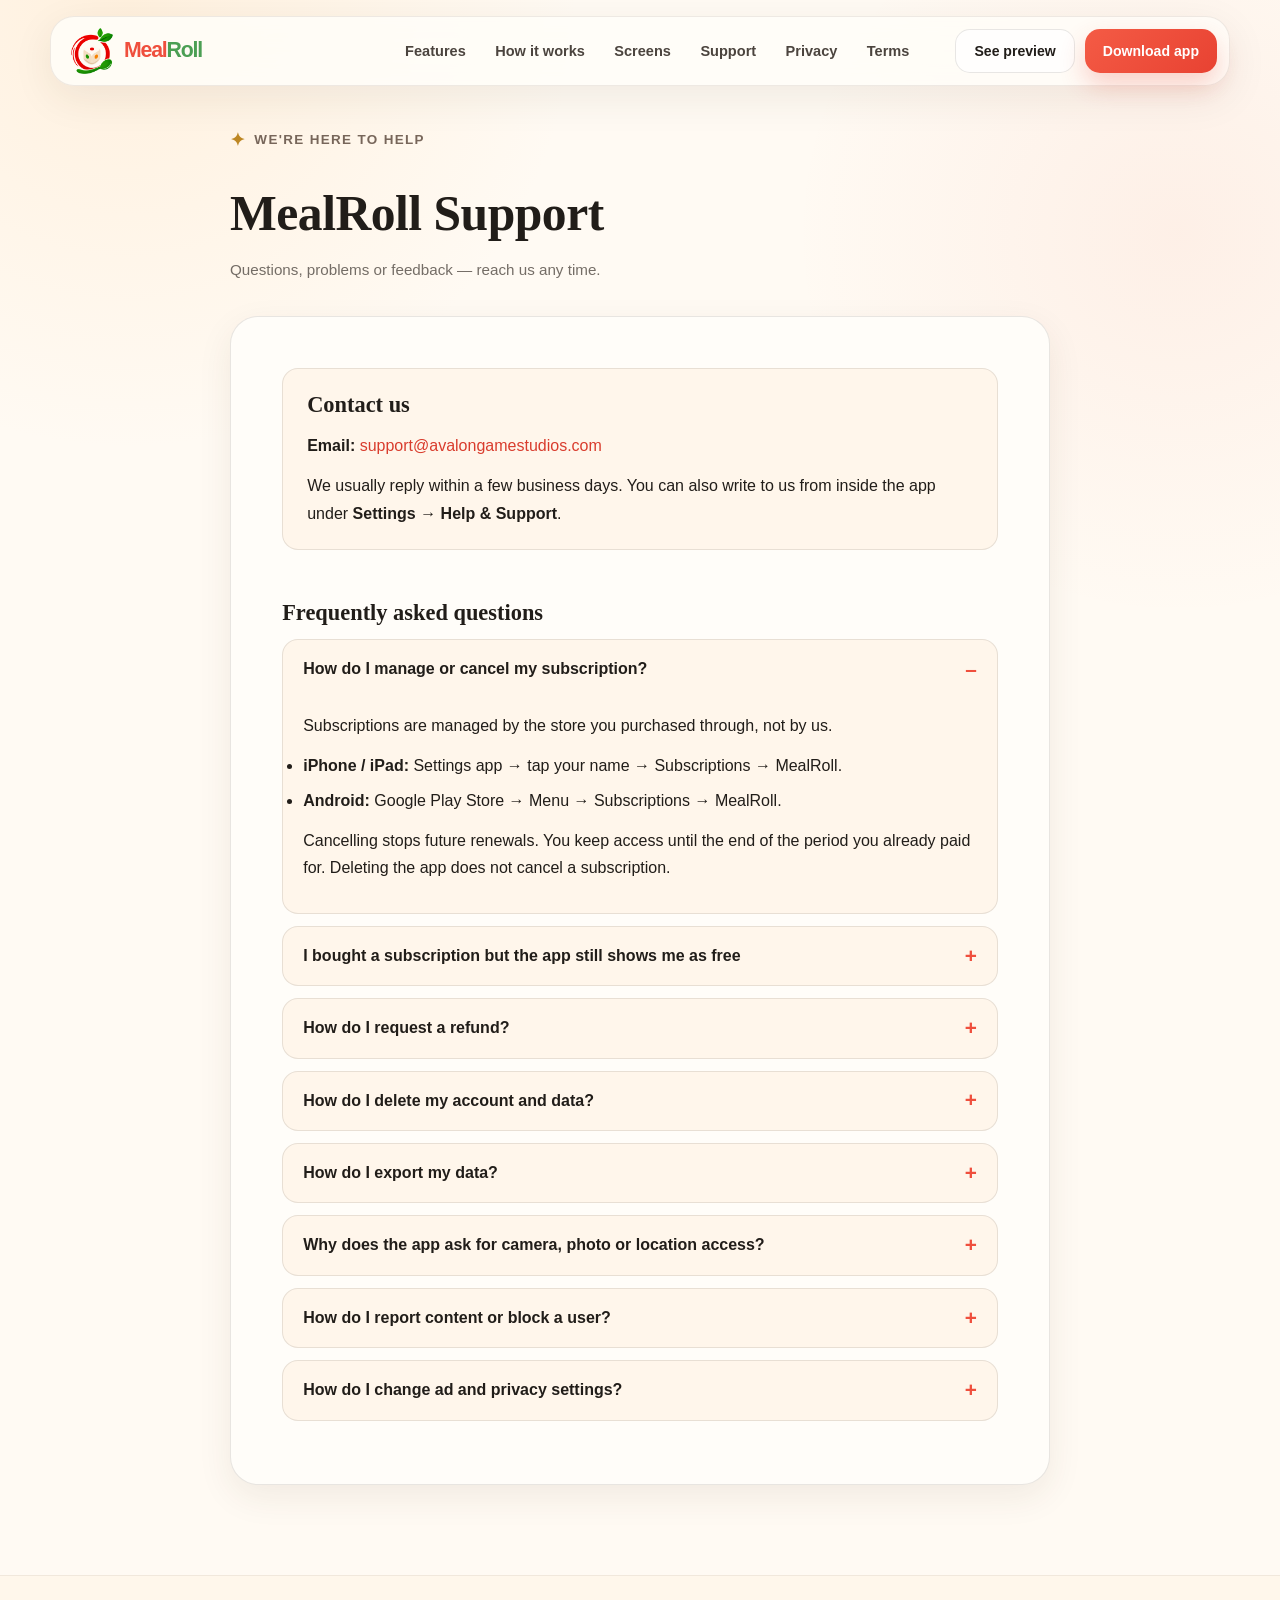
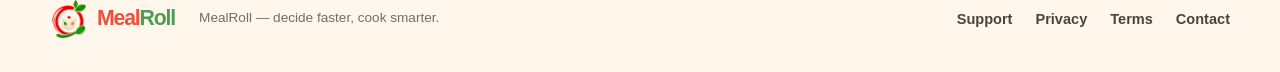
<file: support.html>
<!doctype html>
<html lang="en">
<head>
  <meta charset="utf-8" />
  <meta name="viewport" content="width=device-width, initial-scale=1" />
  <meta name="theme-color" content="#fffaf3" />
  <meta name="description" content="MealRoll support — contact us, manage or cancel your subscription, delete your account, and find answers to common questions." />
  <title>Support — MealRoll</title>
  <link rel="canonical" href="https://avalongamestudios.com/support" />
  <link rel="icon" href="favicon.png" />
  <link rel="stylesheet" href="css/styles.css" />
  <link rel="stylesheet" href="css/pages.css" />
</head>
<body>
  <svg class="svg-sprite" aria-hidden="true" focusable="false">
    <symbol id="i-menu" viewBox="0 0 24 24"><path d="M4 7h16M4 12h16M4 17h16"/></symbol>
    <symbol id="i-close" viewBox="0 0 24 24"><path d="m6 6 12 12M18 6 6 18"/></symbol>
  </svg>

  <header class="site-header" data-header>
    <div class="container nav-shell">
      <a class="brand" href="/" aria-label="MealRoll home">
        <img src="assets/brand/mealroll-mark.png" alt="" width="46" height="46" />
        <span class="brand-name"><span>Meal</span><span>Roll</span></span>
      </a>

      <nav class="desktop-nav" aria-label="Primary navigation">
        <a href="/#features">Features</a>
        <a href="/#how">How it works</a>
        <a href="/#screens">Screens</a>
        <a href="/support">Support</a>
        <a href="/privacy">Privacy</a>
        <a href="/terms">Terms</a>
      </nav>

      <div class="nav-actions">
        <a class="button button-ghost button-sm" href="/#screens">See preview</a>
        <a class="button button-primary button-sm store-link" data-store="smart" href="/#download">Download app</a>
      </div>

      <button class="menu-button" type="button" aria-label="Open menu" aria-expanded="false" data-menu-button>
        <svg class="icon"><use href="#i-menu"/></svg>
      </button>
    </div>

    <div class="mobile-panel" data-mobile-panel>
      <nav aria-label="Mobile navigation">
        <a href="/#features">Features</a>
        <a href="/#how">How it works</a>
        <a href="/#screens">Screens</a>
        <a href="/support">Support</a>
        <a href="/privacy">Privacy</a>
        <a href="/terms">Terms</a>
      </nav>
      <a class="button button-primary store-link" data-store="smart" href="/#download">Download app</a>
    </div>
  </header>

  <main class="doc">
    <div class="doc-shell">
      <div class="doc-header">
        <span class="eyebrow"><span class="sparkle">✦</span> We're here to help</span>
        <h1>MealRoll Support</h1>
        <p class="doc-meta">Questions, problems or feedback — reach us any time.</p>
      </div>

      <div class="doc-body">
        <div class="doc-card">
          <h2>Contact us</h2>
          <p><strong>Email:</strong> <a href="mailto:support@avalongamestudios.com">support@avalongamestudios.com</a></p>
          <p>We usually reply within a few business days. You can also write to us from
          inside the app under <strong>Settings → Help &amp; Support</strong>.</p>
        </div>

        <h2>Frequently asked questions</h2>

        <div class="doc-faq">
          <details open>
            <summary>How do I manage or cancel my subscription?</summary>
            <p>Subscriptions are managed by the store you purchased through, not by us.</p>
            <ul>
              <li><strong>iPhone / iPad:</strong> Settings app → tap your name → Subscriptions → MealRoll.</li>
              <li><strong>Android:</strong> Google Play Store → Menu → Subscriptions → MealRoll.</li>
            </ul>
            <p>Cancelling stops future renewals. You keep access until the end of the
            period you already paid for. Deleting the app does not cancel a subscription.</p>
          </details>

          <details>
            <summary>I bought a subscription but the app still shows me as free</summary>
            <p>Open the paywall in the app and tap <strong>Restore purchases</strong>. Make
            sure you are signed in to the same App Store or Google account you purchased
            with. If it still does not unlock, email us with your store receipt and we
            will sort it out.</p>
          </details>

          <details>
            <summary>How do I request a refund?</summary>
            <p>Refunds are handled by the store, not by us. For Apple purchases use
            <a href="https://reportaproblem.apple.com" target="_blank" rel="noopener">reportaproblem.apple.com</a>.
            For Google Play, use your order history in the Play Store.</p>
          </details>

          <details>
            <summary>How do I delete my account and data?</summary>
            <p>In the app: <strong>Settings → Account → Delete account</strong>. This
            permanently removes your profile, posts, photos, messages, saved recipes and
            progress. You can also request deletion by emailing us.</p>
          </details>

          <details>
            <summary>How do I export my data?</summary>
            <p>In the app: <strong>Settings → Data export</strong>.</p>
          </details>

          <details>
            <summary>Why does the app ask for camera, photo or location access?</summary>
            <p>Location is used only while searching, to show restaurants near you. The
            camera and photo library are used to verify cooked meals and to let you share
            meal photos. Every permission is optional — the app keeps working if you
            decline. Details are in our <a href="/privacy">Privacy Policy</a>.</p>
          </details>

          <details>
            <summary>How do I report content or block a user?</summary>
            <p>Tap the menu on any post, comment or profile and choose
            <strong>Report</strong> or <strong>Block</strong>. Reported content is
            reviewed and removed if it violates our <a href="/terms">Terms of Use</a>.</p>
          </details>

          <details>
            <summary>How do I change ad and privacy settings?</summary>
            <p>In the app: <strong>Settings → Legal &amp; About → Ad &amp; privacy
            settings</strong>. On iOS you can additionally change tracking permission
            under Settings → Privacy &amp; Security → Tracking.</p>
          </details>
        </div>

      </div>
    </div>
  </main>

  <footer class="site-footer">
    <div class="container footer-grid">
      <a class="brand" href="/" aria-label="MealRoll home">
        <img src="assets/brand/mealroll-mark.png" alt="" width="42" height="42" />
        <span class="brand-name"><span>Meal</span><span>Roll</span></span>
      </a>
      <p>MealRoll — decide faster, cook smarter.</p>
      <nav aria-label="Footer navigation">
        <a href="/support">Support</a>
        <a href="/privacy">Privacy</a>
        <a href="/terms">Terms</a>
        <a href="mailto:support@avalongamestudios.com">Contact</a>
      </nav>
    </div>
  </footer>

  <script src="js/config.js" defer></script>
  <script src="js/main.js" defer></script>
</body>
</html>
</file>
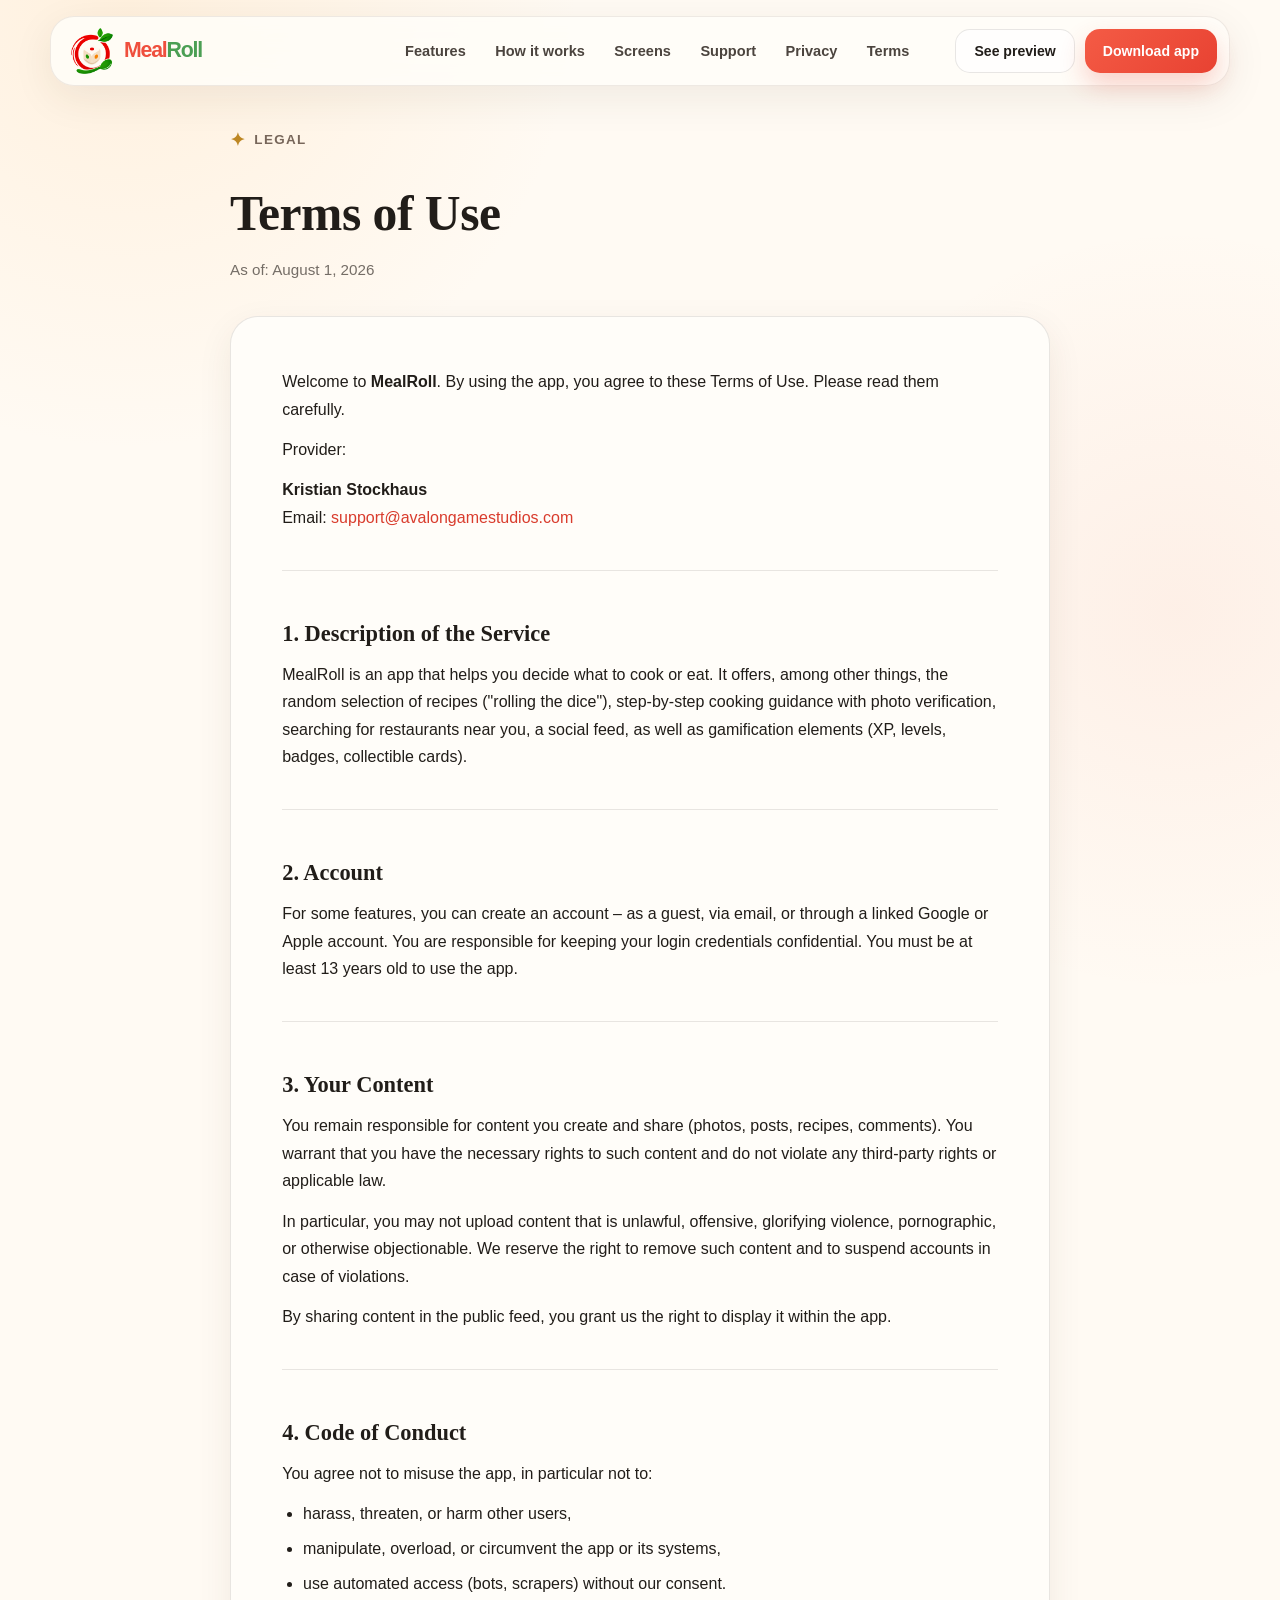
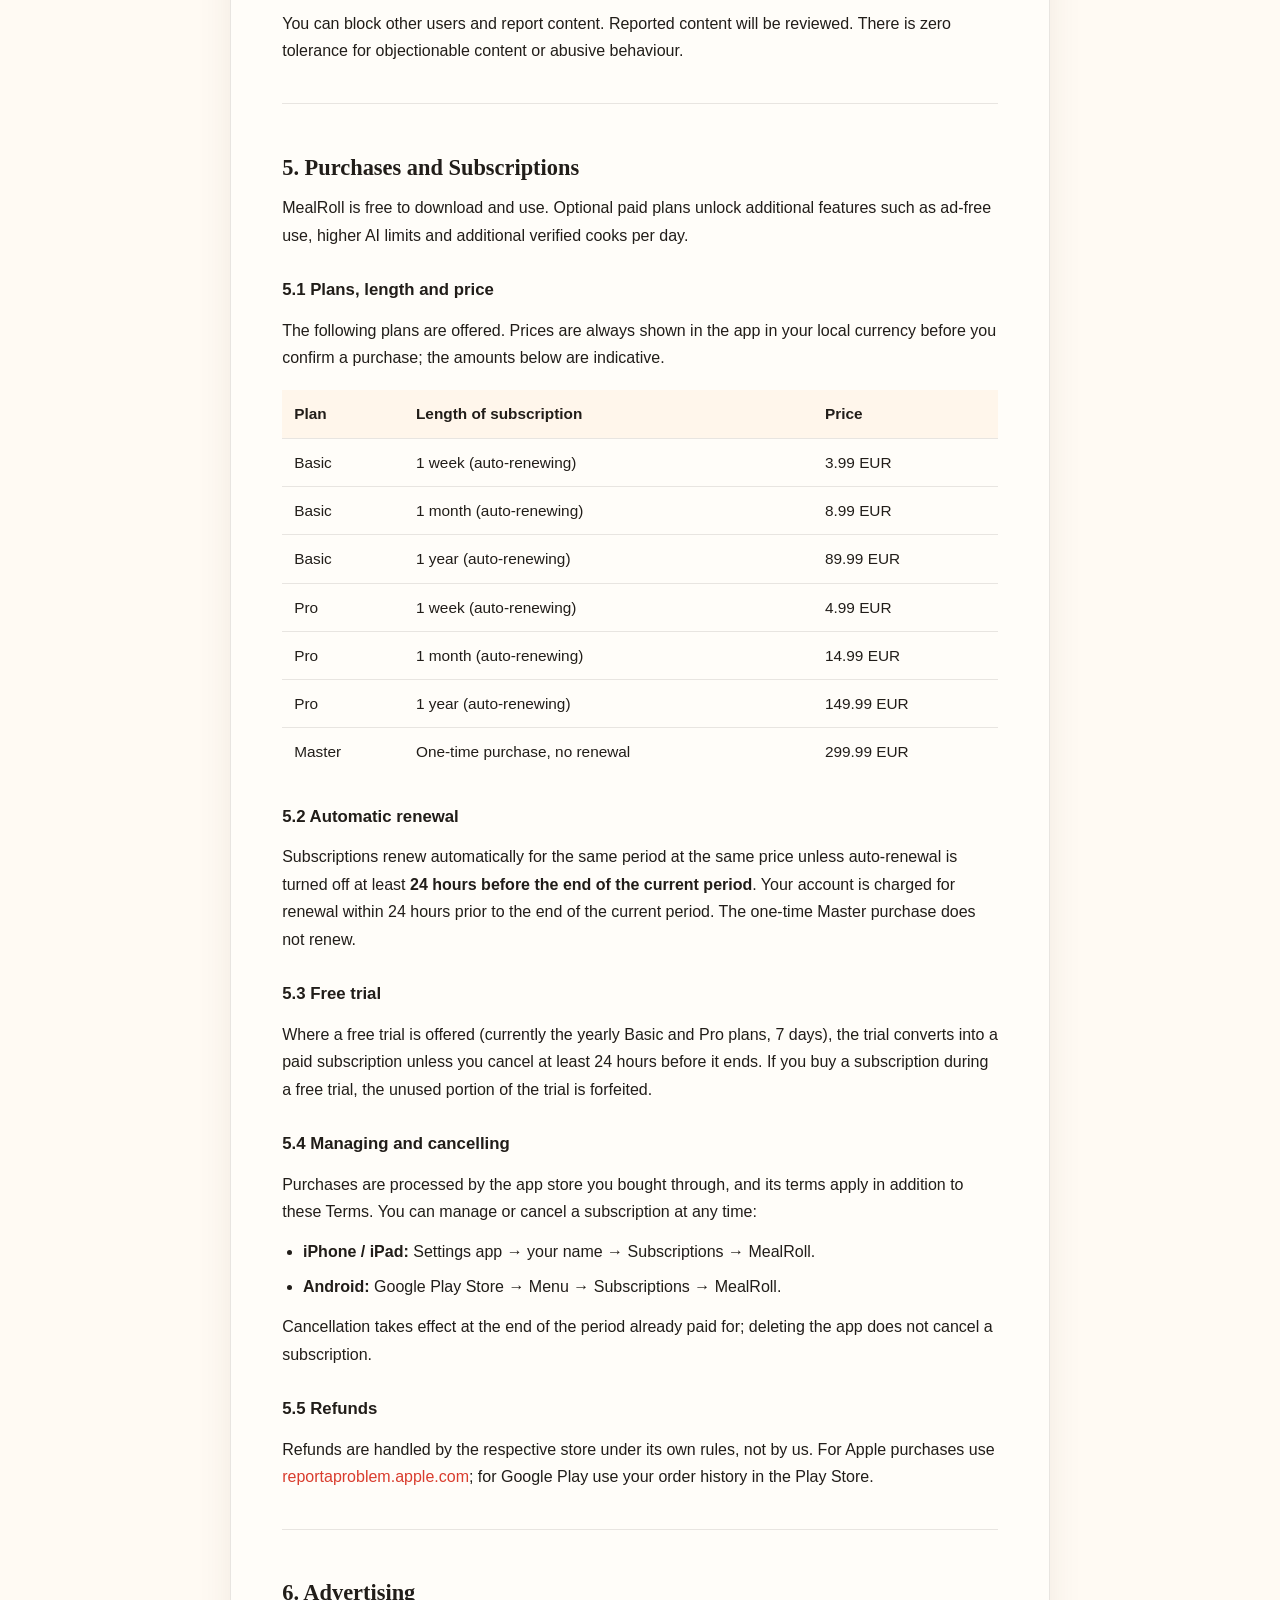
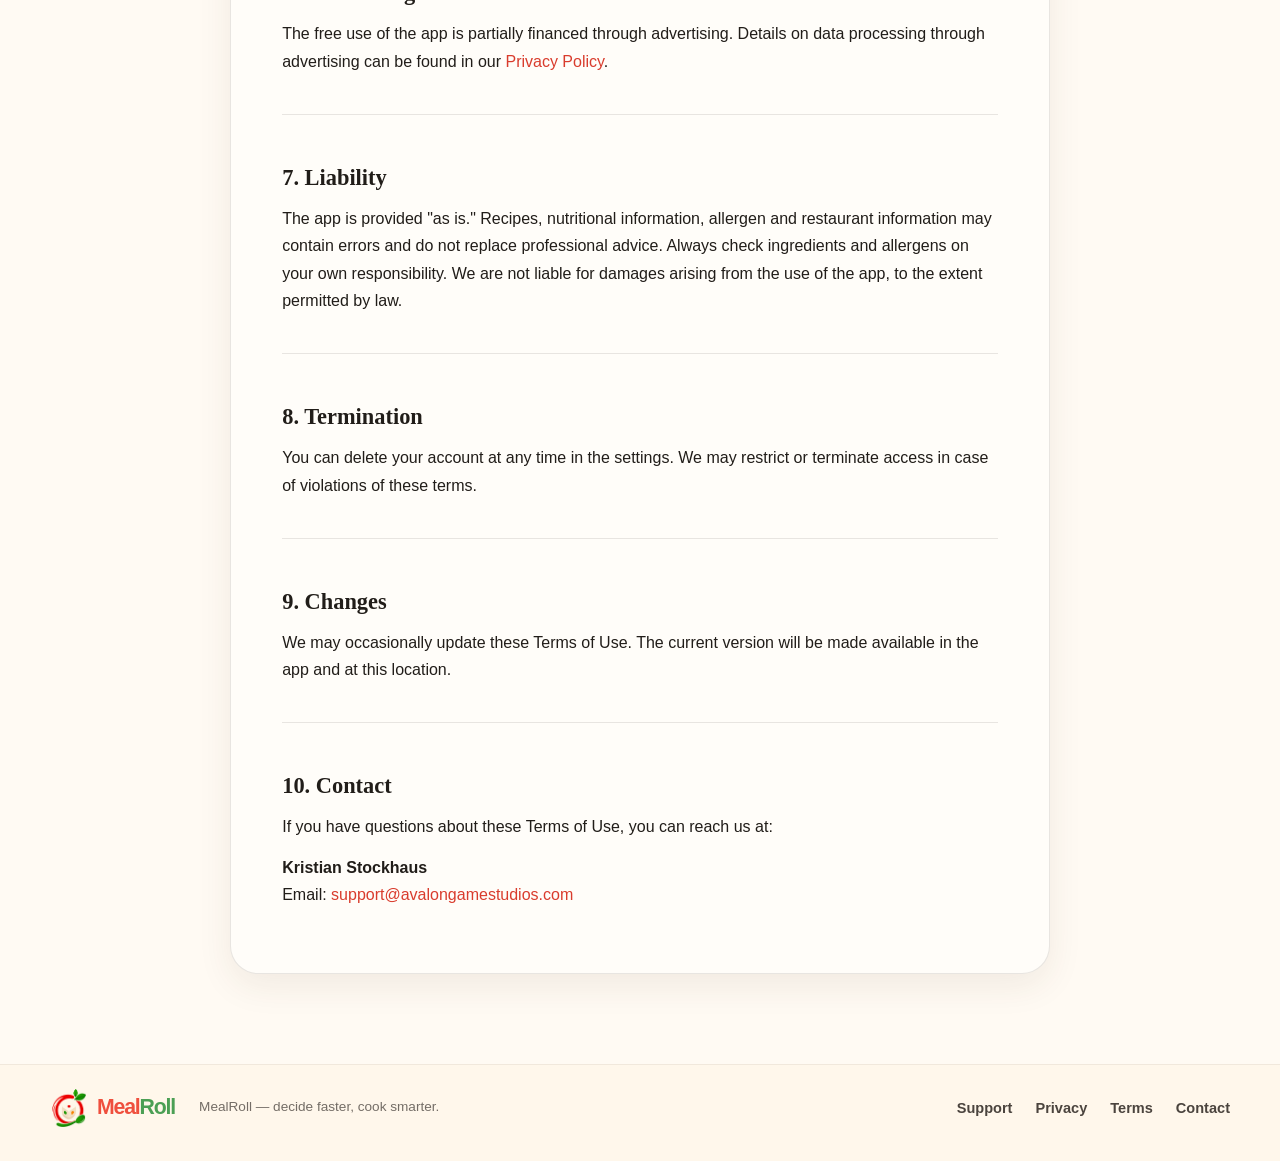
<file: terms.html>
<!doctype html>
<html lang="en">
<head>
  <meta charset="utf-8" />
  <meta name="viewport" content="width=device-width, initial-scale=1" />
  <meta name="theme-color" content="#fffaf3" />
  <meta name="description" content="Terms of Use for the MealRoll app, including subscription length, pricing, automatic renewal and cancellation." />
  <title>Terms of Use — MealRoll</title>
  <link rel="canonical" href="https://avalongamestudios.com/terms" />
  <link rel="icon" href="favicon.png" />
  <link rel="stylesheet" href="css/styles.css" />
  <link rel="stylesheet" href="css/pages.css" />
</head>
<body>
  <svg class="svg-sprite" aria-hidden="true" focusable="false">
    <symbol id="i-menu" viewBox="0 0 24 24"><path d="M4 7h16M4 12h16M4 17h16"/></symbol>
    <symbol id="i-close" viewBox="0 0 24 24"><path d="m6 6 12 12M18 6 6 18"/></symbol>
  </svg>

  <header class="site-header" data-header>
    <div class="container nav-shell">
      <a class="brand" href="/" aria-label="MealRoll home">
        <img src="assets/brand/mealroll-mark.png" alt="" width="46" height="46" />
        <span class="brand-name"><span>Meal</span><span>Roll</span></span>
      </a>

      <nav class="desktop-nav" aria-label="Primary navigation">
        <a href="/#features">Features</a>
        <a href="/#how">How it works</a>
        <a href="/#screens">Screens</a>
        <a href="/support">Support</a>
        <a href="/privacy">Privacy</a>
        <a href="/terms">Terms</a>
      </nav>

      <div class="nav-actions">
        <a class="button button-ghost button-sm" href="/#screens">See preview</a>
        <a class="button button-primary button-sm store-link" data-store="smart" href="/#download">Download app</a>
      </div>

      <button class="menu-button" type="button" aria-label="Open menu" aria-expanded="false" data-menu-button>
        <svg class="icon"><use href="#i-menu"/></svg>
      </button>
    </div>

    <div class="mobile-panel" data-mobile-panel>
      <nav aria-label="Mobile navigation">
        <a href="/#features">Features</a>
        <a href="/#how">How it works</a>
        <a href="/#screens">Screens</a>
        <a href="/support">Support</a>
        <a href="/privacy">Privacy</a>
        <a href="/terms">Terms</a>
      </nav>
      <a class="button button-primary store-link" data-store="smart" href="/#download">Download app</a>
    </div>
  </header>

  <main class="doc">
    <div class="doc-shell">
      <div class="doc-header">
        <span class="eyebrow"><span class="sparkle">✦</span> Legal</span>
        <h1>Terms of Use</h1>
        <p class="doc-meta">As of: August 1, 2026</p>
      </div>

      <div class="doc-body">
        <p>Welcome to <strong>MealRoll</strong>. By using the app, you agree to these Terms of Use. Please read them carefully.</p>
        <p>Provider:</p>
        <p><strong>Kristian Stockhaus</strong><br>Email: <a href="mailto:support@avalongamestudios.com">support@avalongamestudios.com</a></p>

        <hr>
        <h2>1. Description of the Service</h2>
        <p>MealRoll is an app that helps you decide what to cook or eat. It offers, among other things, the random selection of recipes ("rolling the dice"), step-by-step cooking guidance with photo verification, searching for restaurants near you, a social feed, as well as gamification elements (XP, levels, badges, collectible cards).</p>

        <hr>
        <h2>2. Account</h2>
        <p>For some features, you can create an account – as a guest, via email, or through a linked Google or Apple account. You are responsible for keeping your login credentials confidential. You must be at least 13 years old to use the app.</p>

        <hr>
        <h2>3. Your Content</h2>
        <p>You remain responsible for content you create and share (photos, posts, recipes, comments). You warrant that you have the necessary rights to such content and do not violate any third-party rights or applicable law.</p>
        <p>In particular, you may not upload content that is unlawful, offensive, glorifying violence, pornographic, or otherwise objectionable. We reserve the right to remove such content and to suspend accounts in case of violations.</p>
        <p>By sharing content in the public feed, you grant us the right to display it within the app.</p>

        <hr>
        <h2>4. Code of Conduct</h2>
        <p>You agree not to misuse the app, in particular not to:</p>
        <ul>
          <li>harass, threaten, or harm other users,</li>
          <li>manipulate, overload, or circumvent the app or its systems,</li>
          <li>use automated access (bots, scrapers) without our consent.</li>
        </ul>
        <p>You can block other users and report content. Reported content will be reviewed. There is zero tolerance for objectionable content or abusive behaviour.</p>

        <hr>
        <h2>5. Purchases and Subscriptions</h2>
        <p>MealRoll is free to download and use. Optional paid plans unlock additional features such as ad-free use, higher AI limits and additional verified cooks per day.</p>

        <h3>5.1 Plans, length and price</h3>
        <p>The following plans are offered. Prices are always shown in the app in your local currency before you confirm a purchase; the amounts below are indicative.</p>

        <table>
          <thead>
            <tr><th>Plan</th><th>Length of subscription</th><th>Price</th></tr>
          </thead>
          <tbody>
            <tr><td data-label="Plan">Basic</td><td data-label="Length">1 week (auto-renewing)</td><td data-label="Price">3.99 EUR</td></tr>
            <tr><td data-label="Plan">Basic</td><td data-label="Length">1 month (auto-renewing)</td><td data-label="Price">8.99 EUR</td></tr>
            <tr><td data-label="Plan">Basic</td><td data-label="Length">1 year (auto-renewing)</td><td data-label="Price">89.99 EUR</td></tr>
            <tr><td data-label="Plan">Pro</td><td data-label="Length">1 week (auto-renewing)</td><td data-label="Price">4.99 EUR</td></tr>
            <tr><td data-label="Plan">Pro</td><td data-label="Length">1 month (auto-renewing)</td><td data-label="Price">14.99 EUR</td></tr>
            <tr><td data-label="Plan">Pro</td><td data-label="Length">1 year (auto-renewing)</td><td data-label="Price">149.99 EUR</td></tr>
            <tr><td data-label="Plan">Master</td><td data-label="Length">One-time purchase, no renewal</td><td data-label="Price">299.99 EUR</td></tr>
          </tbody>
        </table>

        <h3>5.2 Automatic renewal</h3>
        <p>Subscriptions renew automatically for the same period at the same price unless auto-renewal is turned off at least <strong>24 hours before the end of the current period</strong>. Your account is charged for renewal within 24 hours prior to the end of the current period. The one-time Master purchase does not renew.</p>

        <h3>5.3 Free trial</h3>
        <p>Where a free trial is offered (currently the yearly Basic and Pro plans, 7 days), the trial converts into a paid subscription unless you cancel at least 24 hours before it ends. If you buy a subscription during a free trial, the unused portion of the trial is forfeited.</p>

        <h3>5.4 Managing and cancelling</h3>
        <p>Purchases are processed by the app store you bought through, and its terms apply in addition to these Terms. You can manage or cancel a subscription at any time:</p>
        <ul>
          <li><strong>iPhone / iPad:</strong> Settings app → your name → Subscriptions → MealRoll.</li>
          <li><strong>Android:</strong> Google Play Store → Menu → Subscriptions → MealRoll.</li>
        </ul>
        <p>Cancellation takes effect at the end of the period already paid for; deleting the app does not cancel a subscription.</p>

        <h3>5.5 Refunds</h3>
        <p>Refunds are handled by the respective store under its own rules, not by us. For Apple purchases use <a href="https://reportaproblem.apple.com" target="_blank" rel="noopener">reportaproblem.apple.com</a>; for Google Play use your order history in the Play Store.</p>

        <hr>
        <h2>6. Advertising</h2>
        <p>The free use of the app is partially financed through advertising. Details on data processing through advertising can be found in our <a href="/privacy">Privacy Policy</a>.</p>

        <hr>
        <h2>7. Liability</h2>
        <p>The app is provided "as is." Recipes, nutritional information, allergen and restaurant information may contain errors and do not replace professional advice. Always check ingredients and allergens on your own responsibility. We are not liable for damages arising from the use of the app, to the extent permitted by law.</p>

        <hr>
        <h2>8. Termination</h2>
        <p>You can delete your account at any time in the settings. We may restrict or terminate access in case of violations of these terms.</p>

        <hr>
        <h2>9. Changes</h2>
        <p>We may occasionally update these Terms of Use. The current version will be made available in the app and at this location.</p>

        <hr>
        <h2>10. Contact</h2>
        <p>If you have questions about these Terms of Use, you can reach us at:</p>
        <p><strong>Kristian Stockhaus</strong><br>Email: <a href="mailto:support@avalongamestudios.com">support@avalongamestudios.com</a></p>

      </div>
    </div>
  </main>

  <footer class="site-footer">
    <div class="container footer-grid">
      <a class="brand" href="/" aria-label="MealRoll home">
        <img src="assets/brand/mealroll-mark.png" alt="" width="42" height="42" />
        <span class="brand-name"><span>Meal</span><span>Roll</span></span>
      </a>
      <p>MealRoll — decide faster, cook smarter.</p>
      <nav aria-label="Footer navigation">
        <a href="/support">Support</a>
        <a href="/privacy">Privacy</a>
        <a href="/terms">Terms</a>
        <a href="mailto:support@avalongamestudios.com">Contact</a>
      </nav>
    </div>
  </footer>

  <script src="js/config.js" defer></script>
  <script src="js/main.js" defer></script>
</body>
</html>
</file>
<file: css/styles.css>
:root {
  --bg: #fffaf3;
  --bg-2: #fff6eb;
  --surface: rgba(255, 255, 255, 0.82);
  --surface-solid: #fffdf9;
  --ink: #211d19;
  --muted: #746d66;
  --line: rgba(49, 39, 31, 0.11);
  --red: #ef4f3d;
  --red-dark: #d93c2d;
  --green: #4b9f54;
  --gold: #bd8723;
  --gold-light: #f7e4b7;
  --orange: #ef7c43;
  --purple: #8b6cc0;
  --blue: #4b7db7;
  --shadow-sm: 0 12px 35px rgba(73, 50, 30, 0.08);
  --shadow-md: 0 22px 70px rgba(73, 50, 30, 0.13);
  --shadow-phone: 0 36px 90px rgba(31, 24, 18, 0.25), 0 8px 25px rgba(31, 24, 18, 0.13);
  --radius-sm: 16px;
  --radius: 28px;
  --radius-lg: 42px;
  --container: 1180px;
  --serif: Georgia, "Times New Roman", serif;
  --sans: Inter, ui-sans-serif, -apple-system, BlinkMacSystemFont, "Segoe UI", sans-serif;
}

* {
  box-sizing: border-box;
}

html {
  scroll-behavior: smooth;
}

body {
  margin: 0;
  color: var(--ink);
  background:
    radial-gradient(circle at 10% 0%, rgba(255, 220, 177, 0.32), transparent 28rem),
    radial-gradient(circle at 92% 14%, rgba(236, 116, 86, 0.08), transparent 24rem),
    var(--bg);
  font-family: var(--sans);
  font-size: 16px;
  line-height: 1.65;
  overflow-x: hidden;
  -webkit-font-smoothing: antialiased;
  text-rendering: optimizeLegibility;
}

body.menu-open {
  overflow: hidden;
}

img {
  display: block;
  max-width: 100%;
}

button,
a {
  -webkit-tap-highlight-color: transparent;
}

a {
  color: inherit;
  text-decoration: none;
}

button {
  font: inherit;
}

.svg-sprite {
  position: absolute;
  width: 0;
  height: 0;
  overflow: hidden;
}

.icon,
.store-icon {
  width: 1.2em;
  height: 1.2em;
  fill: none;
  stroke: currentColor;
  stroke-width: 1.9;
  stroke-linecap: round;
  stroke-linejoin: round;
  flex: 0 0 auto;
}

.store-icon {
  width: 1.55rem;
  height: 1.55rem;
  fill: currentColor;
  stroke: none;
}

.container {
  width: min(calc(100% - 40px), var(--container));
  margin-inline: auto;
}

.section-pad {
  position: relative;
  padding: 108px 0;
}

.site-header {
  position: sticky;
  top: 0;
  z-index: 100;
  padding: 16px 0 0;
  transition: padding 220ms ease, background 220ms ease;
}

.site-header.is-scrolled {
  padding-top: 8px;
}

.nav-shell {
  min-height: 70px;
  padding: 9px 12px 9px 18px;
  display: flex;
  align-items: center;
  gap: 28px;
  border: 1px solid rgba(87, 65, 47, 0.1);
  border-radius: 24px;
  background: rgba(255, 253, 249, 0.88);
  box-shadow: 0 12px 42px rgba(68, 47, 30, 0.08);
  backdrop-filter: blur(18px) saturate(140%);
  -webkit-backdrop-filter: blur(18px) saturate(140%);
}

.brand {
  display: inline-flex;
  align-items: center;
  gap: 9px;
  min-width: max-content;
}

.brand img {
  width: 46px;
  height: 46px;
  object-fit: contain;
}

.brand-name {
  display: flex;
  font-size: 1.33rem;
  font-weight: 800;
  letter-spacing: -0.055em;
}

.brand-name span:first-child,
.meal {
  color: var(--red);
}

.brand-name span:last-child,
.roll {
  color: var(--green);
}

.desktop-nav {
  display: flex;
  align-items: center;
  justify-content: center;
  gap: clamp(18px, 2.3vw, 34px);
  margin-left: auto;
}

.desktop-nav a,
.site-footer nav a {
  color: #4b443e;
  font-size: 0.91rem;
  font-weight: 700;
  transition: color 180ms ease;
}

.desktop-nav a:hover,
.site-footer nav a:hover {
  color: var(--red);
}

.nav-actions {
  display: flex;
  gap: 10px;
  margin-left: 18px;
}

.button {
  min-height: 48px;
  padding: 0 22px;
  display: inline-flex;
  align-items: center;
  justify-content: center;
  gap: 10px;
  border: 0;
  border-radius: 15px;
  font-weight: 800;
  line-height: 1;
  cursor: pointer;
  transition: transform 180ms ease, box-shadow 180ms ease, background 180ms ease;
}

.button:hover {
  transform: translateY(-2px);
}

.button:focus-visible,
.menu-button:focus-visible,
.carousel-button:focus-visible,
summary:focus-visible {
  outline: 3px solid rgba(239, 79, 61, 0.3);
  outline-offset: 3px;
}

.button-sm {
  min-height: 44px;
  padding-inline: 18px;
  font-size: 0.88rem;
}

.button-large {
  min-height: 58px;
  padding-inline: 26px;
  border-radius: 18px;
}

.button-primary {
  color: white;
  background: linear-gradient(135deg, #f45b45, #e84232);
  box-shadow: 0 12px 26px rgba(232, 66, 50, 0.24);
}

.button-primary:hover {
  background: linear-gradient(135deg, #fb664e, #dd392b);
  box-shadow: 0 16px 32px rgba(232, 66, 50, 0.3);
}

.button-secondary {
  color: var(--ink);
  background: white;
  border: 1px solid var(--line);
  box-shadow: var(--shadow-sm);
}

.button-ghost {
  color: var(--ink);
  background: rgba(255, 255, 255, 0.72);
  border: 1px solid var(--line);
}

.menu-button {
  display: none;
  width: 46px;
  height: 46px;
  margin-left: auto;
  align-items: center;
  justify-content: center;
  border: 1px solid var(--line);
  border-radius: 14px;
  color: var(--ink);
  background: white;
  cursor: pointer;
}

.mobile-panel {
  display: none;
}

.hero {
  min-height: 760px;
  padding-top: 96px;
  display: flex;
  align-items: center;
  isolation: isolate;
}

.hero-grid {
  display: grid;
  grid-template-columns: minmax(0, 0.9fr) minmax(520px, 1.1fr);
  align-items: center;
  gap: 42px;
}

.hero-copy {
  position: relative;
  z-index: 3;
}

.eyebrow {
  display: inline-flex;
  align-items: center;
  gap: 8px;
  margin-bottom: 18px;
  color: #77665a;
  font-size: 0.84rem;
  font-weight: 800;
  letter-spacing: 0.1em;
  text-transform: uppercase;
}

.sparkle {
  color: var(--gold);
  font-size: 1.1rem;
}

.hero h1,
.section-heading h2,
.faq-copy h2,
.download-copy h2 {
  margin: 0;
  font-family: var(--serif);
  font-weight: 700;
  letter-spacing: -0.055em;
  line-height: 0.98;
}

.hero h1 {
  max-width: 610px;
  font-size: clamp(3.25rem, 6.1vw, 5.9rem);
}

.hero h1 em,
.section-heading h2 em,
.download-copy h2 em {
  color: var(--gold);
  font-style: normal;
}

.hero-lead {
  max-width: 600px;
  margin: 28px 0 30px;
  color: var(--muted);
  font-size: clamp(1rem, 1.4vw, 1.2rem);
  line-height: 1.72;
}

.hero-actions {
  display: flex;
  flex-wrap: wrap;
  gap: 12px;
}

.store-badge {
  min-height: 58px;
  min-width: 174px;
  padding: 10px 16px;
  display: inline-flex;
  align-items: center;
  gap: 11px;
  color: white;
  border-radius: 17px;
  background: #1c1b1a;
  box-shadow: 0 12px 26px rgba(24, 22, 20, 0.17);
  transition: transform 180ms ease, box-shadow 180ms ease;
}

.store-badge:hover {
  transform: translateY(-2px);
  box-shadow: 0 16px 32px rgba(24, 22, 20, 0.23);
}

.store-link.is-unavailable {
  cursor: default;
  opacity: 0.55;
  background: #6f6a64;
  box-shadow: none;
  pointer-events: none;
}

.store-link.is-unavailable:hover {
  transform: none;
  box-shadow: none;
}

.store-badge span,
.qr-store-heading span {
  display: grid;
  line-height: 1.05;
}

.store-badge small,
.qr-store-heading small {
  margin-bottom: 3px;
  font-size: 0.63rem;
  font-weight: 600;
  letter-spacing: 0.01em;
}

.store-badge strong,
.qr-store-heading strong {
  font-size: 1.03rem;
  letter-spacing: -0.025em;
}

.feature-chips {
  margin-top: 26px;
  display: flex;
  flex-wrap: wrap;
  gap: 9px;
}

.feature-chips span {
  height: 38px;
  padding: 0 13px;
  display: inline-flex;
  align-items: center;
  gap: 7px;
  color: #5e554e;
  border: 1px solid var(--line);
  border-radius: 999px;
  background: rgba(255, 255, 255, 0.72);
  box-shadow: 0 7px 20px rgba(67, 44, 26, 0.05);
  font-size: 0.82rem;
  font-weight: 800;
}

.feature-chips span:nth-child(1) .icon { color: var(--gold); }
.feature-chips span:nth-child(2) .icon { color: var(--green); }
.feature-chips span:nth-child(3) .icon { color: var(--red); }
.feature-chips span:nth-child(4) .icon { color: var(--purple); }
.feature-chips span:nth-child(5) .icon { color: var(--green); }

.hero-visual {
  position: relative;
  min-height: 650px;
  z-index: 2;
}

.hero-orbit {
  position: absolute;
  border: 1px solid rgba(201, 144, 52, 0.17);
  border-radius: 50%;
}

.orbit-one {
  width: 590px;
  height: 590px;
  top: 30px;
  right: -20px;
}

.orbit-two {
  width: 460px;
  height: 460px;
  top: 95px;
  right: 45px;
  border-style: dashed;
}

.phone {
  position: absolute;
  padding: 10px;
  overflow: hidden;
  border: 2px solid rgba(255, 255, 255, 0.5);
  border-radius: 48px;
  background: #171717;
  box-shadow: var(--shadow-phone);
  transform-style: preserve-3d;
}

.phone::after {
  content: "";
  position: absolute;
  inset: 1px;
  pointer-events: none;
  border: 1px solid rgba(255, 255, 255, 0.18);
  border-radius: 45px;
}

.phone img {
  width: 100%;
  height: 100%;
  object-fit: cover;
  border-radius: 38px;
}

.phone-island {
  position: absolute;
  z-index: 3;
  top: 18px;
  left: 50%;
  width: 31%;
  height: 30px;
  transform: translateX(-50%);
  border-radius: 999px;
  background: #090909;
  box-shadow: inset 0 -1px 0 rgba(255,255,255,.08);
}

.phone-large {
  width: 325px;
  height: 650px;
  top: 0;
  right: 28px;
  transform: perspective(1200px) rotateY(-7deg) rotateZ(3deg);
}

.phone-small {
  width: 235px;
  height: 500px;
  bottom: 12px;
  left: 24px;
  z-index: 4;
  transform: perspective(1100px) rotateY(8deg) rotateZ(-5deg);
}

.floating-note {
  position: absolute;
  z-index: 6;
  padding: 12px 15px;
  display: grid;
  grid-template-columns: auto auto;
  align-items: center;
  gap: 1px 9px;
  border: 1px solid var(--line);
  border-radius: 17px;
  background: rgba(255, 255, 255, 0.9);
  box-shadow: var(--shadow-sm);
  backdrop-filter: blur(12px);
}

.floating-note .icon {
  grid-row: span 2;
  width: 27px;
  height: 27px;
  padding: 6px;
  border-radius: 8px;
}

.floating-note strong {
  font-size: 0.8rem;
  line-height: 1.2;
}

.floating-note span {
  color: var(--muted);
  font-size: 0.67rem;
  line-height: 1.15;
}

.floating-note-one {
  top: 42px;
  left: 52px;
}

.floating-note-one .icon {
  color: var(--gold);
  background: #fff5d9;
}

.floating-note-two {
  right: 5px;
  bottom: 48px;
}

.floating-note-two .icon {
  color: var(--green);
  background: #e8f5e9;
}

.hero-glow {
  position: absolute;
  z-index: -1;
  border-radius: 50%;
  filter: blur(3px);
}

.hero-glow-one {
  width: 540px;
  height: 540px;
  right: -80px;
  top: 15px;
  background: radial-gradient(circle, rgba(253, 219, 167, 0.56), rgba(253, 219, 167, 0));
}

.hero-glow-two {
  width: 480px;
  height: 480px;
  left: -180px;
  bottom: -220px;
  background: radial-gradient(circle, rgba(229, 83, 61, 0.08), transparent 70%);
}

.food-decor {
  position: absolute;
  pointer-events: none;
  z-index: 1;
}

.leaf {
  width: 68px;
  height: 33px;
  border-radius: 100% 0 100% 0;
  background: linear-gradient(145deg, #76bc5b 0%, #3f9945 45%, #23713a 100%);
  box-shadow: 0 12px 25px rgba(37, 105, 52, 0.18);
}

.leaf::after {
  content: "";
  position: absolute;
  width: 78%;
  height: 2px;
  top: 54%;
  left: 8%;
  transform: rotate(-9deg);
  border-radius: 999px;
  background: rgba(237, 255, 230, 0.42);
}

.leaf-a {
  top: 88px;
  right: 4%;
  transform: rotate(-25deg);
}

.leaf-b {
  width: 45px;
  height: 22px;
  left: 3%;
  bottom: 65px;
  transform: rotate(145deg);
}

.tomato {
  width: 76px;
  height: 76px;
  border-radius: 50%;
  background:
    radial-gradient(circle at 50% 50%, #f9b28c 0 10%, transparent 11%),
    conic-gradient(from 0deg, #f8aa85 0 8deg, #f15b42 9deg 49deg, #f8aa85 50deg 58deg, #f15b42 59deg 99deg, #f8aa85 100deg 108deg, #f15b42 109deg 149deg, #f8aa85 150deg 158deg, #f15b42 159deg 199deg, #f8aa85 200deg 208deg, #f15b42 209deg 249deg, #f8aa85 250deg 258deg, #f15b42 259deg 299deg, #f8aa85 300deg 308deg, #f15b42 309deg 349deg, #f8aa85 350deg 360deg);
  border: 8px solid #e84e37;
  box-shadow: 0 14px 28px rgba(194, 65, 45, 0.18);
}

.tomato::after {
  content: "";
  position: absolute;
  inset: 15px;
  border-radius: 50%;
  border: 3px solid rgba(255, 235, 205, 0.48);
}

.tomato-a {
  left: -28px;
  top: 470px;
  transform: rotate(18deg);
}

.mushroom {
  width: 86px;
  height: 63px;
}

.mushroom::before {
  content: "";
  position: absolute;
  width: 78px;
  height: 38px;
  left: 3px;
  top: 0;
  border-radius: 55px 55px 19px 19px;
  background: linear-gradient(150deg, #f7e7d4 0%, #d9b68f 100%);
  box-shadow: 0 10px 20px rgba(105, 72, 46, 0.13);
}

.mushroom span {
  position: absolute;
  width: 25px;
  height: 38px;
  left: 32px;
  top: 26px;
  border-radius: 6px 6px 12px 12px;
  background: linear-gradient(90deg, #f2e2cf, #d2ad85);
}

.mushroom-a {
  right: 10%;
  bottom: 36px;
  transform: rotate(-12deg) scale(0.84);
}

.benefit-strip {
  position: relative;
  z-index: 8;
  padding: 0 0 60px;
}

.benefit-grid {
  display: grid;
  grid-template-columns: repeat(5, 1fr);
  gap: 14px;
}

.benefit-card {
  min-height: 190px;
  padding: 23px 20px;
  border: 1px solid var(--line);
  border-radius: 23px;
  background: rgba(255, 255, 255, 0.78);
  box-shadow: var(--shadow-sm);
  backdrop-filter: blur(12px);
  transition: transform 200ms ease, box-shadow 200ms ease;
}

.benefit-card:hover {
  transform: translateY(-6px);
  box-shadow: var(--shadow-md);
}

.benefit-icon {
  width: 47px;
  height: 47px;
  display: grid;
  place-items: center;
  border-radius: 15px;
}

.benefit-icon .icon {
  width: 25px;
  height: 25px;
}

.icon-yellow { color: #c98d18; background: #fff3cf; }
.icon-green { color: #3d9847; background: #e7f5e7; }
.icon-red { color: var(--red); background: #ffebe6; }
.icon-purple { color: var(--purple); background: #f0eafd; }
.icon-orange { color: var(--orange); background: #fff0e8; }

.benefit-card h3 {
  margin: 18px 0 7px;
  font-family: var(--serif);
  font-size: 1.12rem;
  line-height: 1.1;
}

.benefit-card p {
  margin: 0;
  color: var(--muted);
  font-size: 0.84rem;
  line-height: 1.55;
}

.features {
  padding-top: 80px;
}

.section-heading {
  max-width: 760px;
  margin: 0 auto 62px;
  text-align: center;
}

.section-heading.compact {
  margin-bottom: 42px;
}

.section-heading h2,
.faq-copy h2,
.download-copy h2 {
  font-size: clamp(2.55rem, 4.7vw, 4.65rem);
}

.section-heading p {
  max-width: 680px;
  margin: 22px auto 0;
  color: var(--muted);
  font-size: 1.05rem;
}

.feature-stack {
  display: grid;
  gap: 28px;
}

.feature-panel {
  position: relative;
  min-height: 440px;
  display: grid;
  grid-template-columns: minmax(0, 0.95fr) minmax(0, 1.05fr);
  align-items: center;
  gap: 50px;
  padding: 46px 60px;
  overflow: hidden;
  border: 1px solid rgba(83, 58, 39, 0.09);
  border-radius: var(--radius-lg);
  background:
    radial-gradient(circle at 13% 10%, rgba(255, 238, 207, 0.73), transparent 25rem),
    rgba(255, 255, 255, 0.76);
  box-shadow: var(--shadow-sm);
}

.feature-panel:nth-child(even) {
  background:
    radial-gradient(circle at 88% 15%, rgba(238, 250, 230, 0.73), transparent 25rem),
    rgba(255, 255, 255, 0.76);
}

.feature-panel-wide {
  min-height: 480px;
}

.feature-copy {
  position: relative;
  z-index: 5;
  max-width: 505px;
}

.feature-number {
  width: 34px;
  height: 34px;
  margin-bottom: 15px;
  display: grid;
  place-items: center;
  color: white;
  border-radius: 50%;
  background: var(--red);
  font-weight: 900;
  box-shadow: 0 8px 18px rgba(239, 79, 61, 0.25);
}

.feature-copy h3 {
  margin: 0;
  font-family: var(--serif);
  font-size: clamp(2rem, 3vw, 3rem);
  letter-spacing: -0.045em;
  line-height: 1.04;
}

.feature-copy > p {
  margin: 18px 0;
  color: var(--muted);
  font-size: 1rem;
}

.check-list {
  margin: 21px 0 0;
  padding: 0;
  display: grid;
  gap: 11px;
  list-style: none;
}

.check-list li {
  position: relative;
  padding-left: 28px;
  color: #4d4640;
  font-weight: 650;
}

.check-list li::before {
  content: "✦";
  position: absolute;
  left: 0;
  top: -1px;
  color: var(--gold);
}

.feature-visual {
  position: relative;
  height: 370px;
}

.feature-visual-left {
  order: -1;
}

.phone-feature {
  width: 205px;
  height: 430px;
  top: -12px;
  left: 50%;
  transform-origin: center;
}

.phone-feature .phone-island {
  height: 20px;
  top: 14px;
}

.tilt-left {
  transform: translateX(-50%) rotate(-7deg);
}

.tilt-right {
  transform: translateX(-50%) rotate(7deg);
}

.tilt-left-small {
  transform: translateX(-50%) rotate(-4deg);
}

.tilt-right-small {
  transform: translateX(-50%) rotate(4deg);
}

.decor-sparkles {
  position: absolute;
  top: 12px;
  right: 16%;
  color: var(--gold);
  font-size: 2.1rem;
  letter-spacing: 0.16em;
}

.leaf-panel-one {
  left: 4%;
  bottom: 42px;
  transform: rotate(136deg);
}

.tomato-panel {
  right: 2%;
  top: 36px;
  transform: scale(0.72) rotate(8deg);
}

.mushroom-panel {
  right: 0;
  bottom: 20px;
  transform: rotate(-18deg) scale(0.74);
}

.leaf-panel-two {
  right: 6%;
  bottom: 48px;
  transform: rotate(-30deg);
}

.feature-duo {
  min-height: 420px;
}

.feature-duo .phone-feature {
  width: 190px;
  height: 405px;
}

.phone-report {
  left: 37%;
  z-index: 2;
}

.phone-nutrition {
  left: 66%;
  z-index: 3;
  top: 10px;
}

.feature-trio {
  min-height: 420px;
}

.phone-profile {
  width: 220px;
  height: 450px;
  left: 62%;
  z-index: 4;
}

.mini-screen {
  position: absolute;
  width: 155px;
  height: 330px;
  padding: 7px;
  overflow: hidden;
  border-radius: 34px;
  background: #171717;
  box-shadow: 0 24px 55px rgba(31, 24, 18, 0.2);
}

.mini-screen img {
  width: 100%;
  height: 100%;
  object-fit: cover;
  border-radius: 28px;
}

.mini-screen-one {
  left: 5%;
  bottom: -18px;
  z-index: 2;
  transform: rotate(-6deg);
}

.mini-screen-two {
  left: 28%;
  bottom: -28px;
  z-index: 3;
  transform: rotate(3deg);
}

.how {
  background:
    radial-gradient(circle at 50% 5%, rgba(244, 204, 144, 0.22), transparent 28rem),
    linear-gradient(180deg, rgba(255,255,255,.2), rgba(255,248,238,.75));
}

.steps-grid {
  display: grid;
  grid-template-columns: repeat(3, 1fr);
  gap: 20px;
}

.step-card {
  position: relative;
  min-height: 285px;
  padding: 31px;
  border: 1px solid var(--line);
  border-radius: 28px;
  background: rgba(255, 255, 255, 0.8);
  box-shadow: var(--shadow-sm);
  transition: transform 200ms ease, box-shadow 200ms ease;
}

.step-card:hover {
  transform: translateY(-6px);
  box-shadow: var(--shadow-md);
}

.step-number {
  position: absolute;
  top: 22px;
  right: 22px;
  width: 31px;
  height: 31px;
  display: grid;
  place-items: center;
  color: white;
  border-radius: 50%;
  background: var(--red);
  font-size: 0.84rem;
  font-weight: 900;
}

.step-icon {
  width: 60px;
  height: 60px;
  display: grid;
  place-items: center;
  color: var(--gold);
  border-radius: 19px;
  background: #fff1cc;
}

.step-icon .icon {
  width: 30px;
  height: 30px;
}

.step-icon-green {
  color: var(--green);
  background: #e9f5e7;
}

.step-icon-purple {
  color: var(--purple);
  background: #f0e9fa;
}

.step-card h3 {
  margin: 25px 0 10px;
  font-family: var(--serif);
  font-size: 1.6rem;
  letter-spacing: -0.035em;
  line-height: 1.05;
}

.step-card p {
  margin: 0;
  color: var(--muted);
}

.screens {
  overflow: hidden;
}

.screen-carousel-wrap {
  position: relative;
}

.screen-carousel {
  display: grid;
  grid-auto-flow: column;
  grid-auto-columns: minmax(220px, 1fr);
  gap: 18px;
  overflow-x: auto;
  overscroll-behavior-inline: contain;
  scroll-snap-type: inline mandatory;
  scrollbar-width: none;
  padding: 10px 4px 30px;
}

.screen-carousel::-webkit-scrollbar {
  display: none;
}

.screen-card {
  scroll-snap-align: start;
  padding: 18px 16px 20px;
  border: 1px solid var(--line);
  border-radius: 28px;
  background: rgba(255, 255, 255, 0.78);
  box-shadow: var(--shadow-sm);
}

.screen-phone {
  aspect-ratio: 9 / 18.6;
  padding: 7px;
  overflow: hidden;
  border-radius: 30px;
  background: #1a1a1a;
  box-shadow: 0 19px 42px rgba(26, 22, 18, 0.17);
}

.screen-phone img {
  width: 100%;
  height: 100%;
  object-fit: cover;
  border-radius: 24px;
}

.screen-card h3 {
  display: inline-flex;
  margin: 17px 0 7px;
  padding: 7px 12px;
  color: white;
  border-radius: 999px;
  font-size: 0.85rem;
}

.screen-card p {
  margin: 0;
  color: var(--muted);
  font-size: 0.85rem;
}

.screen-gold h3 { background: var(--gold); }
.screen-red h3 { background: var(--red); }
.screen-orange h3 { background: var(--orange); }
.screen-green h3 { background: var(--green); }
.screen-purple h3 { background: var(--purple); }

.carousel-button {
  position: absolute;
  z-index: 5;
  top: 43%;
  width: 48px;
  height: 48px;
  display: grid;
  place-items: center;
  color: var(--ink);
  border: 1px solid var(--line);
  border-radius: 50%;
  background: rgba(255, 255, 255, 0.92);
  box-shadow: var(--shadow-sm);
  cursor: pointer;
  transition: transform 180ms ease, opacity 180ms ease;
}

.carousel-button:hover {
  transform: translateY(-2px) scale(1.03);
}

.carousel-prev {
  left: -24px;
}

.carousel-prev-icon {
  transform: rotate(180deg);
}

.carousel-next {
  right: -24px;
}

.faq {
  background: linear-gradient(180deg, rgba(255, 246, 234, 0), rgba(255, 244, 228, 0.72));
}

.faq-grid {
  display: grid;
  grid-template-columns: 0.75fr 1.25fr;
  gap: 70px;
  align-items: start;
}

.faq-copy h2 {
  margin-bottom: 22px;
}

.faq-copy p {
  margin: 0 0 28px;
  color: var(--muted);
  font-size: 1.05rem;
}

.faq-list {
  display: grid;
  gap: 13px;
}

.faq-list details {
  border: 1px solid var(--line);
  border-radius: 21px;
  background: rgba(255, 255, 255, 0.78);
  box-shadow: 0 10px 30px rgba(65, 44, 28, 0.055);
  overflow: hidden;
}

.faq-list summary {
  padding: 21px 23px;
  display: flex;
  align-items: center;
  justify-content: space-between;
  gap: 20px;
  list-style: none;
  cursor: pointer;
  font-family: var(--serif);
  font-size: 1.16rem;
  font-weight: 700;
}

.faq-list summary::-webkit-details-marker {
  display: none;
}

.faq-list summary .icon {
  transition: transform 180ms ease;
}

.faq-list details[open] summary .icon {
  transform: rotate(45deg);
}

.faq-list details p {
  margin: 0;
  padding: 0 23px 23px;
  color: var(--muted);
}

.faq-list code {
  padding: 2px 6px;
  border-radius: 6px;
  background: #f3ece4;
  color: #5d5148;
}

.download {
  overflow: hidden;
  isolation: isolate;
  background:
    radial-gradient(circle at 74% 44%, rgba(248, 214, 161, 0.4), transparent 26rem),
    linear-gradient(180deg, #fff8ee, #fff4e5);
}

.download-grid {
  position: relative;
  z-index: 4;
  display: grid;
  grid-template-columns: 0.8fr 1.2fr;
  gap: 60px;
  align-items: center;
}

.download-copy h2 {
  max-width: 520px;
}

.download-copy h2 span {
  color: var(--green);
}

.download-copy p {
  max-width: 510px;
  margin: 24px 0 28px;
  color: var(--muted);
  font-size: 1.1rem;
}

.download-trust {
  margin-top: 24px;
  display: grid;
  gap: 9px;
  color: #5e574f;
  font-size: 0.9rem;
  font-weight: 700;
}

.download-trust span {
  display: flex;
  align-items: center;
  gap: 8px;
}

.download-trust .icon {
  color: var(--green);
}

.qr-grid {
  display: grid;
  grid-template-columns: repeat(2, minmax(0, 1fr));
  gap: 18px;
}

.qr-grid:has(.qr-card[hidden]) {
  grid-template-columns: minmax(0, 1fr);
  max-width: 320px;
  margin-inline: auto;
}

.qr-card[hidden] {
  display: none;
}

.qr-card {
  padding: 24px;
  display: grid;
  place-items: center;
  border: 1px solid rgba(72, 50, 33, 0.1);
  border-radius: 30px;
  background: rgba(255, 255, 255, 0.86);
  box-shadow: var(--shadow-md);
  transition: transform 200ms ease, box-shadow 200ms ease;
}

.qr-card:hover {
  transform: translateY(-6px);
  box-shadow: 0 30px 80px rgba(73, 50, 30, 0.17);
}

.qr-store-heading {
  margin-bottom: 13px;
  display: flex;
  align-items: center;
  gap: 10px;
}

.qr-card > img {
  width: min(100%, 230px);
  height: auto;
  padding: 10px;
  border-radius: 14px;
  background: white;
}

.qr-caption {
  margin-top: 10px;
  color: var(--muted);
  font-size: 0.78rem;
  font-weight: 700;
}

.download-glow {
  position: absolute;
  z-index: -1;
  width: 650px;
  height: 650px;
  right: -180px;
  bottom: -280px;
  border-radius: 50%;
  background: radial-gradient(circle, rgba(239, 79, 61, 0.12), transparent 70%);
}

.leaf-download-one {
  left: 3%;
  bottom: 48px;
  transform: rotate(142deg);
}

.leaf-download-two {
  right: 3%;
  top: 62px;
  transform: rotate(-20deg) scale(0.8);
}

.tomato-download {
  left: -26px;
  bottom: -14px;
  transform: scale(0.8) rotate(18deg);
}

.site-footer {
  padding: 24px 0 34px;
  border-top: 1px solid rgba(74, 53, 37, 0.08);
  background: #fff7eb;
}

.footer-grid {
  display: grid;
  grid-template-columns: auto 1fr auto;
  align-items: center;
  gap: 24px;
}

.site-footer .brand img {
  width: 38px;
  height: 38px;
}

.site-footer p {
  margin: 0;
  color: var(--muted);
  font-size: 0.85rem;
}

.site-footer nav {
  display: flex;
  gap: 23px;
}

.reveal {
  opacity: 0;
  transform: translateY(24px);
  transition: opacity 700ms cubic-bezier(.2,.8,.2,1), transform 700ms cubic-bezier(.2,.8,.2,1);
}

.reveal-delay {
  transition-delay: 120ms;
}

.reveal.is-visible {
  opacity: 1;
  transform: none;
}

@media (min-width: 1180px) {
  .screen-carousel {
    grid-auto-columns: calc((100% - 90px) / 6);
  }
}

@media (max-width: 1050px) {
  .desktop-nav {
    display: none;
  }

  /* The burger and its panel have to appear at the same width the inline nav
     disappears, otherwise the menu is unreachable down to the 860px breakpoint. */
  .menu-button {
    display: inline-flex;
  }

  .mobile-panel {
    position: fixed;
    z-index: 99;
    inset: 92px 20px auto;
    padding: 20px;
    border: 1px solid var(--line);
    border-radius: 24px;
    background: rgba(255, 253, 249, 0.97);
    box-shadow: var(--shadow-md);
    backdrop-filter: blur(18px);
  }

  .mobile-panel.is-open {
    display: grid;
    gap: 18px;
  }

  .mobile-panel nav {
    display: grid;
    gap: 2px;
  }

  .mobile-panel nav a {
    padding: 12px 14px;
    border-radius: 12px;
    font-weight: 800;
  }

  .mobile-panel nav a:hover {
    background: #fff3e7;
    color: var(--red);
  }

  .nav-actions {
    margin-left: auto;
  }

  .hero-grid {
    grid-template-columns: 0.88fr 1.12fr;
  }

  .hero h1 {
    font-size: clamp(3.2rem, 6.8vw, 5rem);
  }

  .benefit-grid {
    grid-template-columns: repeat(3, 1fr);
  }

  .benefit-card:nth-child(4),
  .benefit-card:nth-child(5) {
    grid-column: span 1;
  }

  .feature-panel {
    padding-inline: 42px;
  }

  .download-grid {
    gap: 35px;
  }
}

@media (max-width: 860px) {
  .section-pad {
    padding: 82px 0;
  }

  .nav-actions {
    display: none;
  }

  .hero {
    padding-top: 68px;
  }

  .hero-grid {
    grid-template-columns: 1fr;
    gap: 58px;
  }

  .hero-copy {
    max-width: 700px;
    text-align: center;
    margin-inline: auto;
  }

  .hero h1,
  .hero-lead {
    margin-inline: auto;
  }

  .hero-actions,
  .feature-chips {
    justify-content: center;
  }

  .hero-visual {
    width: min(100%, 650px);
    margin-inline: auto;
  }

  .benefit-grid {
    grid-template-columns: repeat(2, 1fr);
  }

  .feature-panel,
  .feature-panel.feature-panel-left,
  .feature-panel.feature-panel-right {
    grid-template-columns: 1fr;
    gap: 18px;
    padding: 40px 32px 30px;
  }

  .feature-copy {
    max-width: 680px;
  }

  .feature-visual,
  .feature-visual-left,
  .feature-visual-right {
    order: 2;
    width: 100%;
    height: 430px;
  }

  .feature-duo,
  .feature-trio {
    min-height: 440px;
  }

  .steps-grid {
    grid-template-columns: 1fr;
  }

  .step-card {
    min-height: 0;
  }

  .faq-grid,
  .download-grid {
    grid-template-columns: 1fr;
    gap: 44px;
  }

  .faq-copy,
  .download-copy {
    text-align: center;
  }

  .faq-copy p,
  .download-copy h2,
  .download-copy p {
    margin-left: auto;
    margin-right: auto;
  }

  .download-trust {
    width: max-content;
    max-width: 100%;
    margin-inline: auto;
    text-align: left;
  }

  .footer-grid {
    grid-template-columns: 1fr;
    justify-items: center;
    text-align: center;
  }
}

@media (max-width: 620px) {
  .container {
    width: min(calc(100% - 26px), var(--container));
  }

  .site-header {
    padding-top: 9px;
  }

  .nav-shell {
    min-height: 62px;
    padding: 7px 8px 7px 13px;
    border-radius: 20px;
  }

  .brand img {
    width: 39px;
    height: 39px;
  }

  .brand-name {
    font-size: 1.17rem;
  }

  .mobile-panel {
    inset: 78px 13px auto;
  }

  .hero {
    min-height: auto;
    padding-top: 52px;
  }

  .hero h1 {
    font-size: clamp(3rem, 15vw, 4.4rem);
  }

  .hero-lead {
    margin-top: 22px;
    font-size: 1rem;
  }

  .hero-actions {
    display: grid;
    grid-template-columns: 1fr;
  }

  .store-badge,
  .hero-actions .button {
    width: 100%;
  }

  .hero-visual {
    min-height: 510px;
    transform: scale(0.88);
    transform-origin: top center;
    margin-bottom: -65px;
  }

  .phone-large {
    width: 260px;
    height: 520px;
    right: 0;
  }

  .phone-small {
    width: 190px;
    height: 400px;
    left: 0;
    bottom: 0;
  }

  .phone-island {
    top: 15px;
    height: 23px;
  }

  .floating-note {
    display: none;
  }

  .orbit-one {
    width: 460px;
    height: 460px;
  }

  .orbit-two {
    width: 350px;
    height: 350px;
  }

  .benefit-grid {
    grid-template-columns: 1fr;
  }

  .benefit-card {
    min-height: 0;
  }

  .section-heading h2,
  .faq-copy h2,
  .download-copy h2 {
    font-size: clamp(2.45rem, 12vw, 3.6rem);
  }

  .feature-panel,
  .feature-panel.feature-panel-left,
  .feature-panel.feature-panel-right {
    padding: 32px 20px 24px;
    border-radius: 30px;
  }

  .feature-copy h3 {
    font-size: 2.1rem;
  }

  .feature-visual,
  .feature-visual-left,
  .feature-visual-right {
    height: 390px;
  }

  .phone-feature {
    width: 180px;
    height: 380px;
  }

  .feature-duo .phone-feature {
    width: 155px;
    height: 330px;
  }

  .phone-report { left: 36%; }
  .phone-nutrition { left: 64%; }

  .phone-profile {
    width: 180px;
    height: 380px;
    left: 64%;
  }

  .mini-screen {
    width: 125px;
    height: 270px;
  }

  .mini-screen-one { left: 0; }
  .mini-screen-two { left: 25%; }

  .qr-grid {
    grid-template-columns: 1fr;
  }

  .carousel-button {
    display: none;
  }

  .screen-carousel {
    margin-right: -13px;
    padding-right: 24px;
  }

  .site-footer nav {
    flex-wrap: wrap;
    justify-content: center;
  }
}

@media (prefers-reduced-motion: reduce) {
  html {
    scroll-behavior: auto;
  }

  *, *::before, *::after {
    animation-duration: 0.01ms !important;
    animation-iteration-count: 1 !important;
    transition-duration: 0.01ms !important;
    scroll-behavior: auto !important;
  }

  .reveal {
    opacity: 1;
    transform: none;
  }
}
</file>
<file: css/pages.css>
/* Styles for the text-heavy legal and support pages. Reuses the design tokens
   from styles.css so these pages read as part of the same site. */

.doc {
  padding: 40px 0 90px;
}

.doc-shell {
  width: min(calc(100% - 40px), 820px);
  margin-inline: auto;
}

.doc-header {
  margin-bottom: 34px;
}

.doc h1 {
  font-family: var(--serif);
  font-weight: 700;
  font-size: clamp(2.1rem, 5vw, 3.1rem);
  line-height: 1.1;
  letter-spacing: -0.01em;
  margin: 14px 0 10px;
}

.doc .doc-meta {
  color: var(--muted);
  font-size: 0.95rem;
}

.doc-body {
  background: var(--surface-solid);
  border: 1px solid var(--line);
  border-radius: var(--radius);
  box-shadow: var(--shadow-sm);
  padding: clamp(26px, 4vw, 52px);
}

.doc-body > :first-child {
  margin-top: 0;
}

.doc-body h2 {
  font-family: var(--serif);
  font-size: 1.4rem;
  line-height: 1.25;
  margin: 2.2em 0 0.5em;
}

.doc-body h3 {
  font-size: 1.05rem;
  font-weight: 600;
  margin: 1.6em 0 0.4em;
}

.doc-body p,
.doc-body li {
  color: var(--ink);
  line-height: 1.72;
}

.doc-body p {
  margin: 0.8em 0;
}

.doc-body ul {
  margin: 0.8em 0;
  padding-left: 1.3em;
}

.doc-body li {
  margin: 0.45em 0;
}

.doc-body a {
  color: var(--red-dark);
  text-underline-offset: 3px;
}

.doc-body hr {
  border: none;
  border-top: 1px solid var(--line);
  margin: 2.4em 0;
}

.doc-body table {
  width: 100%;
  border-collapse: collapse;
  margin: 1.2em 0;
  font-size: 0.96rem;
}

.doc-body th,
.doc-body td {
  text-align: left;
  padding: 11px 12px;
  border-bottom: 1px solid var(--line);
  vertical-align: top;
}

.doc-body th {
  font-weight: 600;
  background: var(--bg-2);
}

.doc-body tbody tr:last-child td {
  border-bottom: none;
}

/* Contact / highlight block */
.doc-card {
  background: var(--bg-2);
  border: 1px solid var(--line);
  border-radius: var(--radius-sm);
  padding: 22px 24px;
  margin: 1.6em 0;
}

.doc-card h2,
.doc-card h3 {
  margin-top: 0;
}

.doc-card p:last-child {
  margin-bottom: 0;
}

/* Support page FAQ */
.doc-faq details {
  border: 1px solid var(--line);
  border-radius: var(--radius-sm);
  background: var(--bg-2);
  margin: 12px 0;
  overflow: hidden;
}

.doc-faq summary {
  cursor: pointer;
  padding: 16px 20px;
  font-weight: 600;
  list-style: none;
  display: flex;
  justify-content: space-between;
  gap: 14px;
  align-items: center;
}

.doc-faq summary::-webkit-details-marker {
  display: none;
}

.doc-faq summary::after {
  content: "+";
  color: var(--red);
  font-size: 1.3rem;
  line-height: 1;
  flex: none;
}

.doc-faq details[open] summary::after {
  content: "–";
}

.doc-faq details > :not(summary) {
  padding: 0 20px;
}

.doc-faq details > :last-child {
  padding-bottom: 18px;
}


@media (max-width: 640px) {
  .doc-body table,
  .doc-body thead,
  .doc-body tbody,
  .doc-body tr,
  .doc-body th,
  .doc-body td {
    display: block;
  }

  .doc-body thead {
    display: none;
  }

  .doc-body tbody tr {
    border-bottom: 1px solid var(--line);
    padding: 10px 0;
  }

  .doc-body tbody tr:last-child {
    border-bottom: none;
  }

  .doc-body td {
    border: none;
    padding: 3px 0;
  }

  .doc-body td::before {
    content: attr(data-label) ": ";
    font-weight: 600;
  }
}
</file>
